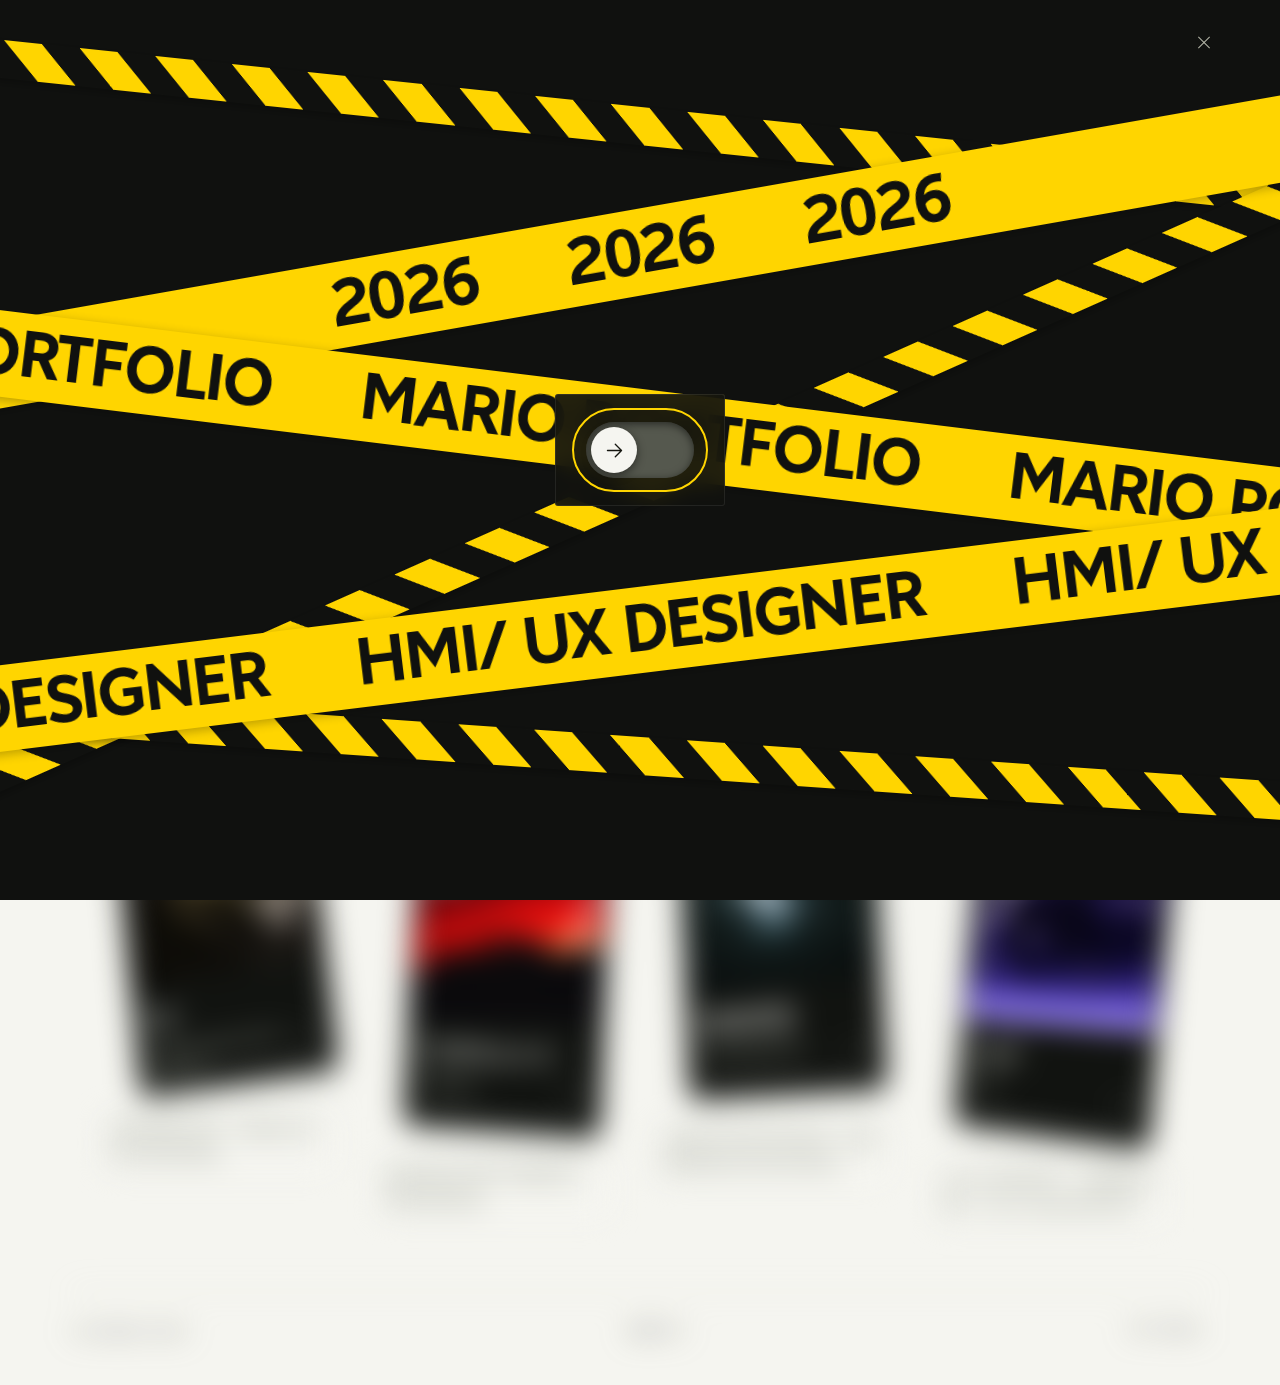
<file: site/index.html>
<!doctype html><html lang="zh-CN"><head><meta charset="utf-8"><meta name="viewport" content="width=device-width,initial-scale=1"><meta name="description" content="麦浩 Mario，UX / HMI 设计师。智能座舱与软硬件体验设计。"><meta name="theme-color" content="#f5f5f0"><title>麦浩 Mario · UX / HMI</title><link rel="stylesheet" href="style.css?v=17"><link rel="stylesheet" href="portal.css?v=36"><link rel="stylesheet" href="cursor.css?v=17"><link rel="stylesheet" href="home-badge.css?v=49"><link rel="stylesheet" href="poster-motion.css?v=25"><link rel="preload" href="assets/MiSans-400.woff2" as="font" type="font/woff2" crossorigin></head><body class="home-page">
<div class="entrance" id="entrance" role="dialog" aria-modal="true" aria-label="欢迎进入麦浩的作品集"><button id="skip" class="intro-skip" aria-label="跳过开场"></button><div class="ribbons" aria-hidden="true"><div class="hazard h1"></div><div class="hazard h2"></div><div class="hazard h3"></div><div class="ribbon r1"><span>2026</span><span>2026</span><span>2026</span></div><div class="ribbon r2"><span>MARIO PORTFOLIO</span><span>MARIO PORTFOLIO</span><span>MARIO PORTFOLIO</span></div><div class="ribbon r3"><span>HMI/ UX DESIGNER</span><span>HMI/ UX DESIGNER</span><span>HMI/ UX DESIGNER</span></div></div><div class="enter-control"><button id="enter" aria-label="进入作品集"><span class="switch-track"><span class="switch-knob"><svg viewBox="0 0 32 32" aria-hidden="true"><path d="M7 16h18M17 8l8 8-8 8"/></svg></span></span></button><p id="enter-label" hidden></p></div></div>
<div id="site"><div class="cursor-grid" aria-hidden="true"></div><header><a class="logo" href="#" aria-label="麦浩 Mario 首页">MARIO</a><nav><a href="#work" data-zh="作品" data-en="Work">作品</a><button id="contact" data-zh="联系我 ↗" data-en="Contact ↗">联系我 ↗</button><div class="language-switch" role="group" aria-label="页面语言"><button type="button" data-home-language="zh" aria-pressed="true">中文</button><span aria-hidden="true">/</span><button type="button" data-home-language="en" aria-pressed="false">EN</button></div></nav></header>
<main tabindex="-1"><section class="identity personal-stage" aria-labelledby="name"><div class="badge-rig"><div class="badge-swing"><div class="badge-strap" aria-hidden="true"></div><div class="badge-fastener badge-back-ring" aria-hidden="true"><span class="badge-ring"></span></div><div class="badge-fastener" aria-hidden="true"><span class="badge-clamp"></span></div><article class="profile-card"><span class="badge-slot" aria-hidden="true"></span><div class="profile-photo"><img src="assets/mario-landscape.jpg" alt="麦浩在山川与河流边" fetchpriority="high"></div><div class="profile-content"><p class="profile-greeting" data-zh="你好，我是" data-en="Hi, I’m">你好，我是</p><h1 id="name"><span data-zh="麦浩" data-en="MAI HAO">麦浩</span><span class="profile-english">MARIO</span></h1><p class="profile-role">UX / HMI Designer</p><p class="profile-description" data-zh="方程豹体验设计师 | 广州美术学院艺术硕士" data-en="Experience Designer at FANGCHENGBAO | MFA, Guangzhou Academy of Fine Arts">方程豹体验设计师 | 广州美术学院艺术硕士</p></div><div class="profile-contacts"><a href="mailto:343020904@qq.com">343020904@qq.com</a><a href="tel:+8613118834010">131 1883 4010</a></div></article></div></div></section>
<section class="work poster-work" id="work" aria-labelledby="work-title"><div class="work-heading"><h2 id="work-title" data-zh="作品案例" data-en="Case studies">作品案例</h2><span>2026</span></div><div class="poster-field"><div class="projects"><button class="project poster-project" data-project="isc" aria-label="方程豹钛系列智慧交互屏界面体验设计 项目入口"><div class="poster"><div class="poster-art"><img src="assets/isc-card-cover.png?v=46" alt="ISC" loading="lazy"><span class="cover-number">01</span></div><div class="poster-copy"><h3>ISC</h3><p data-zh="方程豹钛系列智慧交互屏HMI界面体验设计" data-en="FANGCHENGBAO Titanium Series · ISC Interface & Experience Design">方程豹钛系列智慧交互屏HMI界面体验设计</p><span class="poster-arrow" aria-hidden="true">↗</span></div></div><p class="poster-description" data-zh="方程豹前脸交互屏，从场景定义到车内外的状态联动。" data-en="FANGCHENGBAO’s front-facing display, from scenario definition to in-car control.">方程豹前脸交互屏，从场景定义到车内外的状态联动。</p></button><button class="project poster-project" data-project="formula" aria-label="FORMULA X 项目入口"><div class="poster"><div class="poster-art"><img src="assets/formula-full/portal-cover.jpg?v=15" alt="FORMULA X" loading="lazy"><span class="cover-number">02</span></div><div class="poster-copy"><h3>FORMULA X</h3><p data-zh="概念座舱体验" data-en="Concept Cockpit Experience">概念座舱体验</p><span class="poster-arrow" aria-hidden="true">↗</span></div></div><p class="poster-description" data-zh="探索金属生命美学下的座舱交互、界面与转场动效。" data-en="Exploring cockpit interaction, interface and motion through living-metal aesthetics.">探索金属生命美学下的座舱交互、界面与转场动效。</p></button><button class="project poster-project" data-project="lighting" aria-label="其他项目 项目入口"><div class="poster"><div class="poster-art"><img src="assets/lighting-full/page-30.jpg?v=35" alt="发布会视觉" loading="lazy"><span class="cover-number">03</span></div><div class="poster-copy"><h3 data-zh="其他项目" data-en="Other Projects">其他项目</h3><p data-zh="发布会视觉&amp;氛围灯设计" data-en="Launch Visuals &amp; Ambient Lighting Design">发布会视觉&amp;氛围灯设计</p><span class="poster-arrow" aria-hidden="true">↗</span></div></div><p class="poster-description" data-zh="方程豹设计发布会动态视觉 · 钛9氛围灯硬件设计及灯光交互设计" data-en="FANGCHENGBAO launch visuals · Titanium 9 ambient lighting design">方程豹设计发布会动态视觉 · 钛9氛围灯硬件设计及灯光交互设计</p></button><button class="project poster-project" data-project="gap" aria-label="GAP 项目入口"><div class="poster"><div class="poster-art"><img src="assets/gap-cover.png?v=35" alt="GAP" loading="lazy"><span class="cover-number">04</span></div><div class="poster-copy"><h3>GAP</h3><p data-zh="GAP期" data-en="GAP Explorations">GAP期</p><span class="poster-arrow" aria-hidden="true">↗</span></div></div><p class="poster-description" data-zh="三渲二风格动画练习 · AI萌宠制作工作流 · Vibe coding开发范式学习" data-en="Stylized 3D animation · AI pet production · Vibe coding">三渲二风格动画练习 · AI萌宠制作工作流 · Vibe coding开发范式学习</p></button></div></div></section></main>
<footer><span>© 2026 麦浩 / MARIO</span><button id="replay" data-zh="重播开场 ↻" data-en="Replay intro ↻">重播开场 ↻</button><a href="assets/Mario-Portfolio.pdf" download data-zh="PDF 作品集 ↓" data-en="Portfolio PDF ↓">PDF 作品集 ↓</a></footer></div>
<dialog id="notice"><button class="close-dialog" aria-label="关闭">×</button><span class="dialog-eyebrow" id="dialog-eyebrow"></span><h2 id="dialog-title"></h2><p id="dialog-copy"></p><div id="contact-links"><a href="mailto:343020904@qq.com">343020904@qq.com ↗</a><a href="tel:+8613118834010">131 1883 4010 ↗</a></div></dialog><script src="portal.js?v=44"></script><script src="app.js?v=38"></script><script src="grid-flow.js?v=47"></script><script src="home-motion.js?v=48"></script><script src="badge.js?v=47"></script><script src="cursor.js?v=18"></script></body></html>
</file>
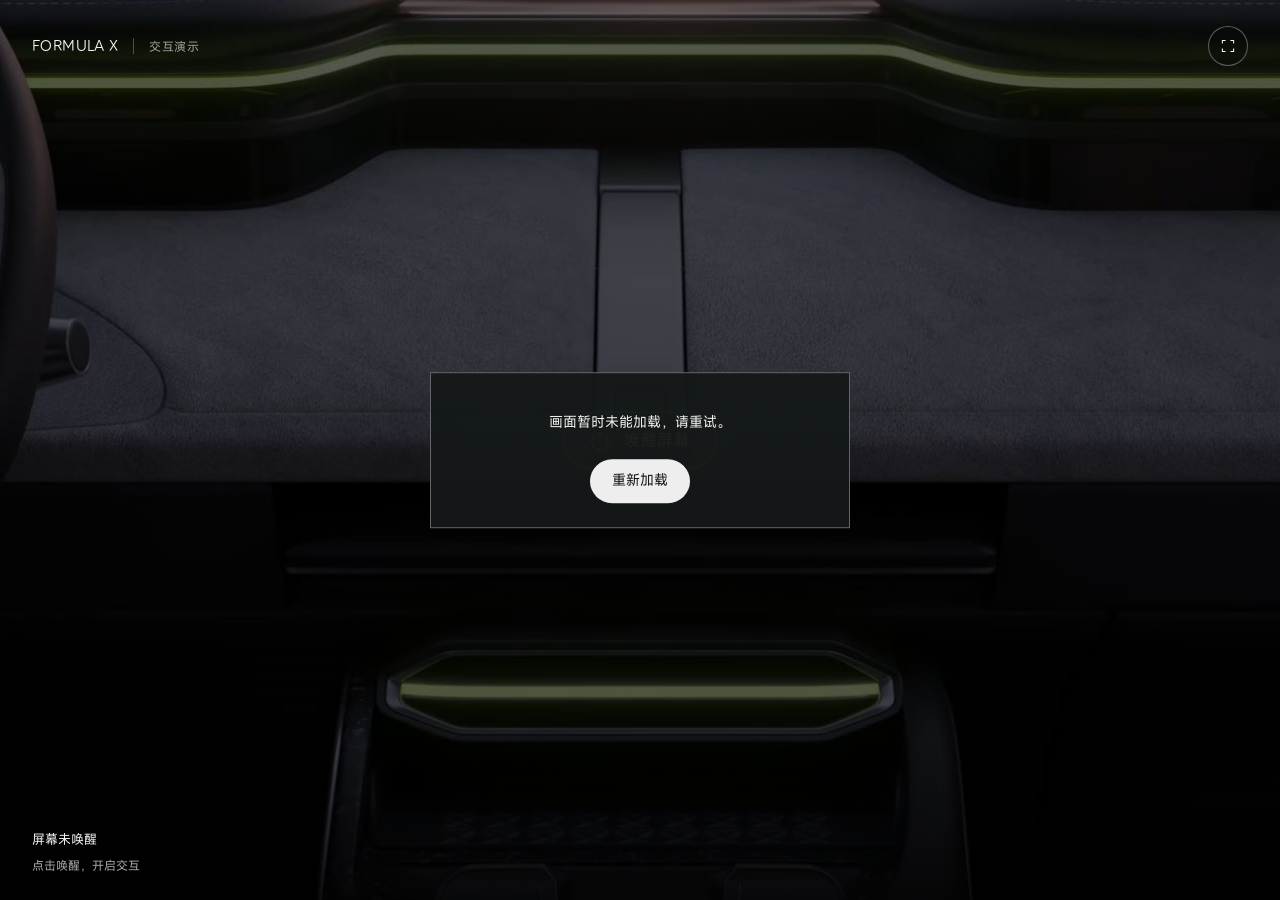
<file: site/formula-demo/index.html>
<!doctype html>
<html lang="zh-CN"><head><meta charset="UTF-8"><meta name="viewport" content="width=device-width,initial-scale=1"><meta name="theme-color" content="#050606"><title>FORMULA X · 交互演示</title><link rel="stylesheet" href="experience.css?v=27"><script>if(new URLSearchParams(location.search).get("embedded")==="1")document.documentElement.classList.add("portfolio-embedded")</script></head><body>
<main class="experience" id="stage" data-state="sleeping" aria-label="FORMULA X 向日葵屏交互演示">
<div class="scene" aria-hidden="true"><img id="still" src="assets/close-end.jpg" alt=""><video id="film" muted playsinline preload="auto" disablepictureinpicture></video><video id="scrub-left" src="assets/left-scrub.mp4" muted playsinline preload="auto" disablepictureinpicture></video><video id="scrub-right" src="assets/right-scrub.mp4" muted playsinline preload="auto" disablepictureinpicture></video></div><div class="scene-shade" aria-hidden="true"></div>
<header class="demo-top"><div class="identity">FORMULA X <span data-zh="交互演示" data-en="Interactive experience">交互演示</span></div><button class="icon-button" id="fullscreen" type="button" aria-label="全屏体验"><svg viewBox="0 0 20 20" aria-hidden="true"><path d="M7 3H3v4m10-4h4v4M3 13v4h4m10-4v4h-4"/></svg></button></header>
<button id="wake" class="wake" type="button"><svg viewBox="0 0 24 24" aria-hidden="true"><path d="M12 2v10m-5-7a9 9 0 1 0 10 0"/></svg><span data-zh="唤醒屏幕" data-en="Wake display">唤醒屏幕</span></button>
<div id="sequence" class="sequence" role="status" hidden><p><b id="phase-label" style="font-weight:400"></b><span id="phase-value">0%</span></p><div class="sequence-track"><i id="phase-bar"></i></div></div>
<footer class="demo-bottom"><div class="readout" role="status" aria-live="polite"><span id="state-label">屏幕未唤醒</span><small id="motion-label">点击唤醒，开启交互</small></div><div class="rotation-guide" id="rotation-guide" hidden><output class="yaw-value" id="yaw-value" aria-label="屏幕转动角度">0°</output><div class="scale-window" aria-hidden="true"><div id="scale-track" class="scale-track"></div></div><p data-zh="滑动鼠标，转动屏幕" data-en="Move your mouse to rotate the display">滑动鼠标，转动屏幕</p></div><button id="fold" class="fold" type="button" hidden><svg viewBox="0 0 24 24" aria-hidden="true"><path d="M4 14V4h16v10M12 9v10m-4-4 4 4 4-4M4 21h16"/></svg><span data-zh="收回屏幕" data-en="Retract display">收回屏幕</span></button></footer>
<div class="error" id="error" role="alert" hidden><p data-zh="画面暂时未能加载，请重试。" data-en="The scene could not load. Please try again.">画面暂时未能加载，请重试。</p><button id="retry" type="button" data-zh="重新加载" data-en="Try again">重新加载</button></div>
</main><script src="experience.js?v=28"></script></body></html>
</file>
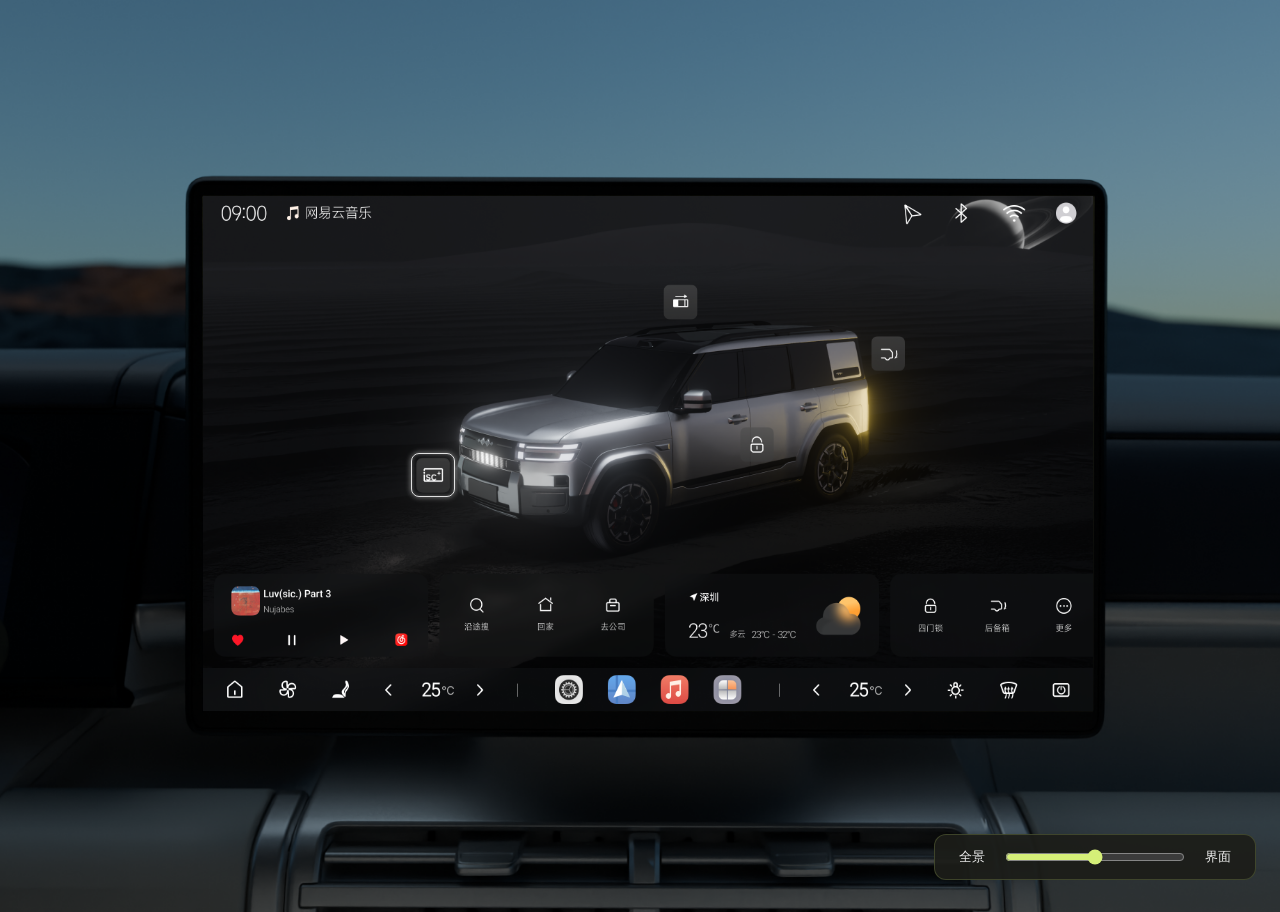
<file: site/isc-demo/index.html>
<!doctype html><html lang="zh-CN"><meta charset="utf-8"><meta name="viewport" content="width=device-width,initial-scale=1"><title>P2 灯语 · 车内舱版</title><link rel="stylesheet" href="guide.css?v=42"><style>
*{box-sizing:border-box}body{margin:0;background:#08090b;overflow:hidden}#cabin{position:absolute;width:2048px;height:864px;transform-origin:0 0}#cabin img{position:absolute;inset:0;width:100%;height:100%;pointer-events:none}#night{opacity:0;transition:opacity 2s linear}#display{position:absolute;left:623px;top:198px;width:828px;height:479px;overflow:hidden;background:#08090b}iframe{border:0;width:2560px;height:1440px;transform:scale(.3234375,.332638889);transform-origin:0 0}#zoom{position:fixed;right:24px;bottom:20px;display:flex;align-items:center;gap:12px;padding:12px 18px;border:1px solid #ffffff25;border-radius:28px;background:#17191be8;color:#eee;font:13px 'Microsoft YaHei',sans-serif;box-shadow:0 4px 24px #0005}input{width:180px;accent-color:#ffeb30}button{background:none;border:0;color:inherit;cursor:pointer}input:focus-visible,button:focus-visible{outline:2px solid #ffeb30}
body{background:#111210}#zoom{background:#1c1e19ed;border-color:#d5ef7830;border-radius:12px;box-shadow:none;font-family:Arial,"Microsoft YaHei",sans-serif}input{accent-color:#d5ef78}input:focus-visible,button:focus-visible{outline-color:#d5ef78}</style><div id="cabin"><img src="assets/images/车内舱_1.png" alt="汽车内舱"><img id="night" src="assets/images/车内舱_2.png" alt=""><div id="display"><iframe id="demo" src="demo.html" title="P2灯语交互演示" allow="autoplay; fullscreen"></iframe></div></div><div id="zoom"><button id="min" title="车内舱全景">全景</button><input id="slider" aria-label="界面缩放" type="range" min="0" max="100" value="50"><button id="max" title="界面满屏">界面</button></div><script>
const cabin=document.getElementById('cabin'),slider=document.getElementById('slider'),embedded=new URLSearchParams(location.search).get('embedded')==='1';function layout(){
 const t=Number(slider.value)/100,w=innerWidth,h=innerHeight,a=(embedded?Math.max:Math.min)(w/2048,h/864);
 const baseX=(w-2048*a)/2,baseY=(h-864*a)/2,anchorX=baseX+1037*a,anchorY=baseY+437.5*a;
 const fit=Math.min(anchorX/414,(w-anchorX)/414,anchorY/239.5,(h-anchorY)/239.5),b=Math.max(a,fit),s=a+(b-a)*t;
 const x=anchorX-1037*s,y=anchorY-437.5*s;
 cabin.style.transform=`translate(${x}px,${y}px) scale(${s})`;
}slider.oninput=layout;document.getElementById('min').onclick=()=>{slider.value=0;layout()};document.getElementById('max').onclick=()=>{slider.value=100;layout()};addEventListener('resize',layout);addEventListener('message',e=>{if(e.source===document.getElementById('demo').contentWindow&&e.data?.type==='cabin-scene')document.getElementById('night').style.opacity=e.data.home?'0':'1'});layout();
</script><script src="guide.js?v=33"></script></html>
</file>
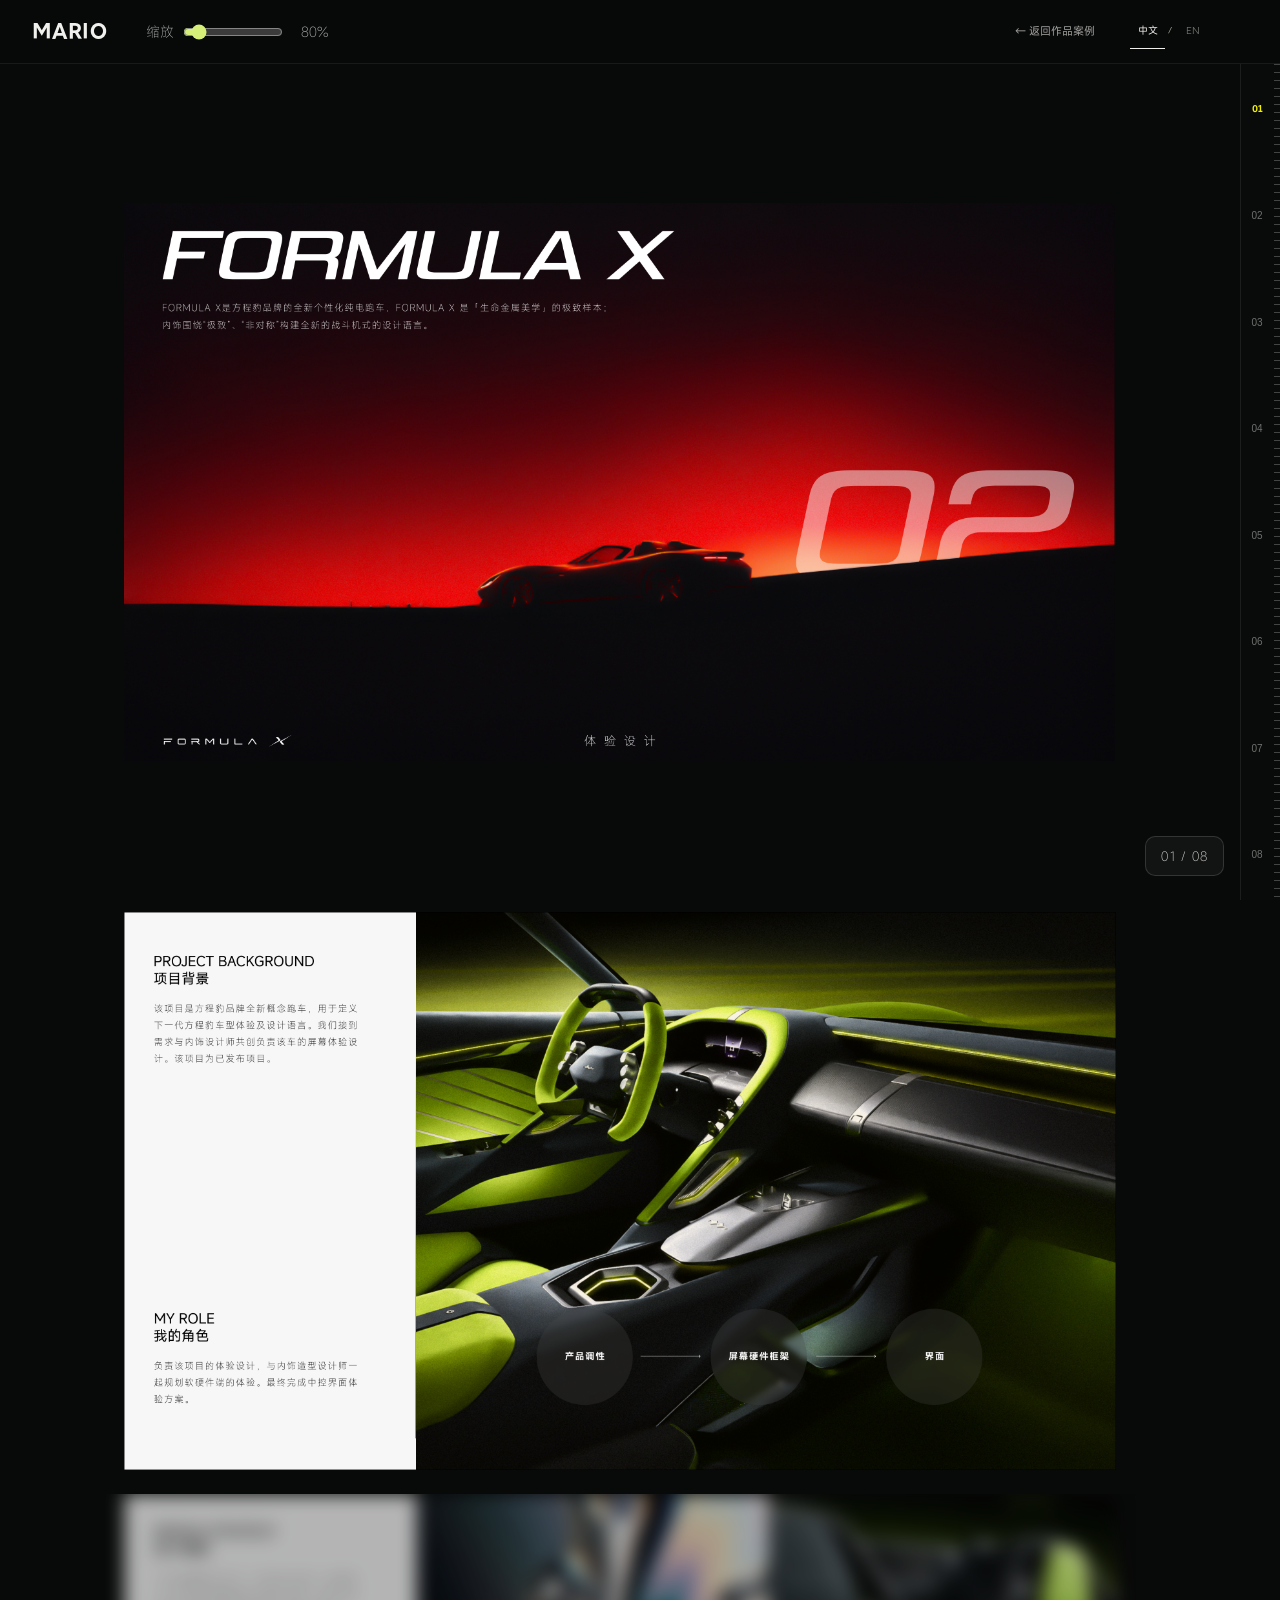
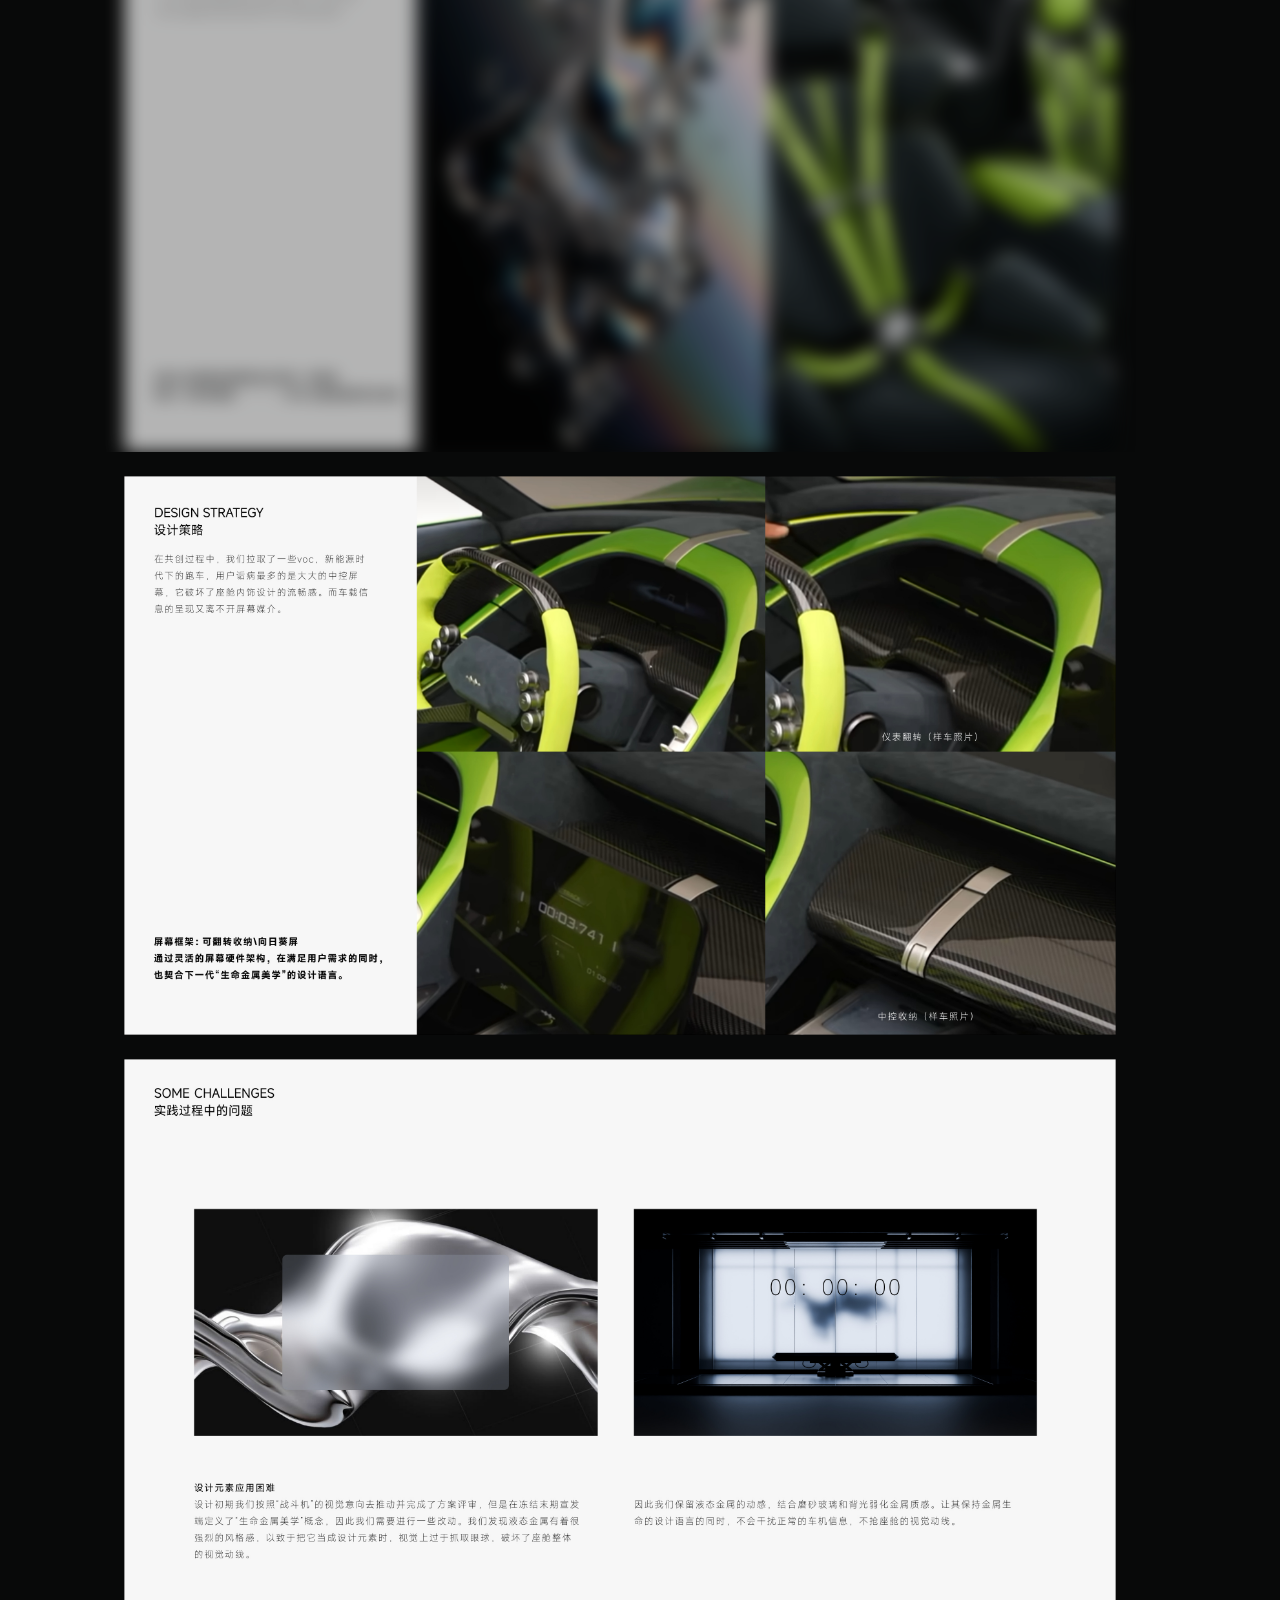
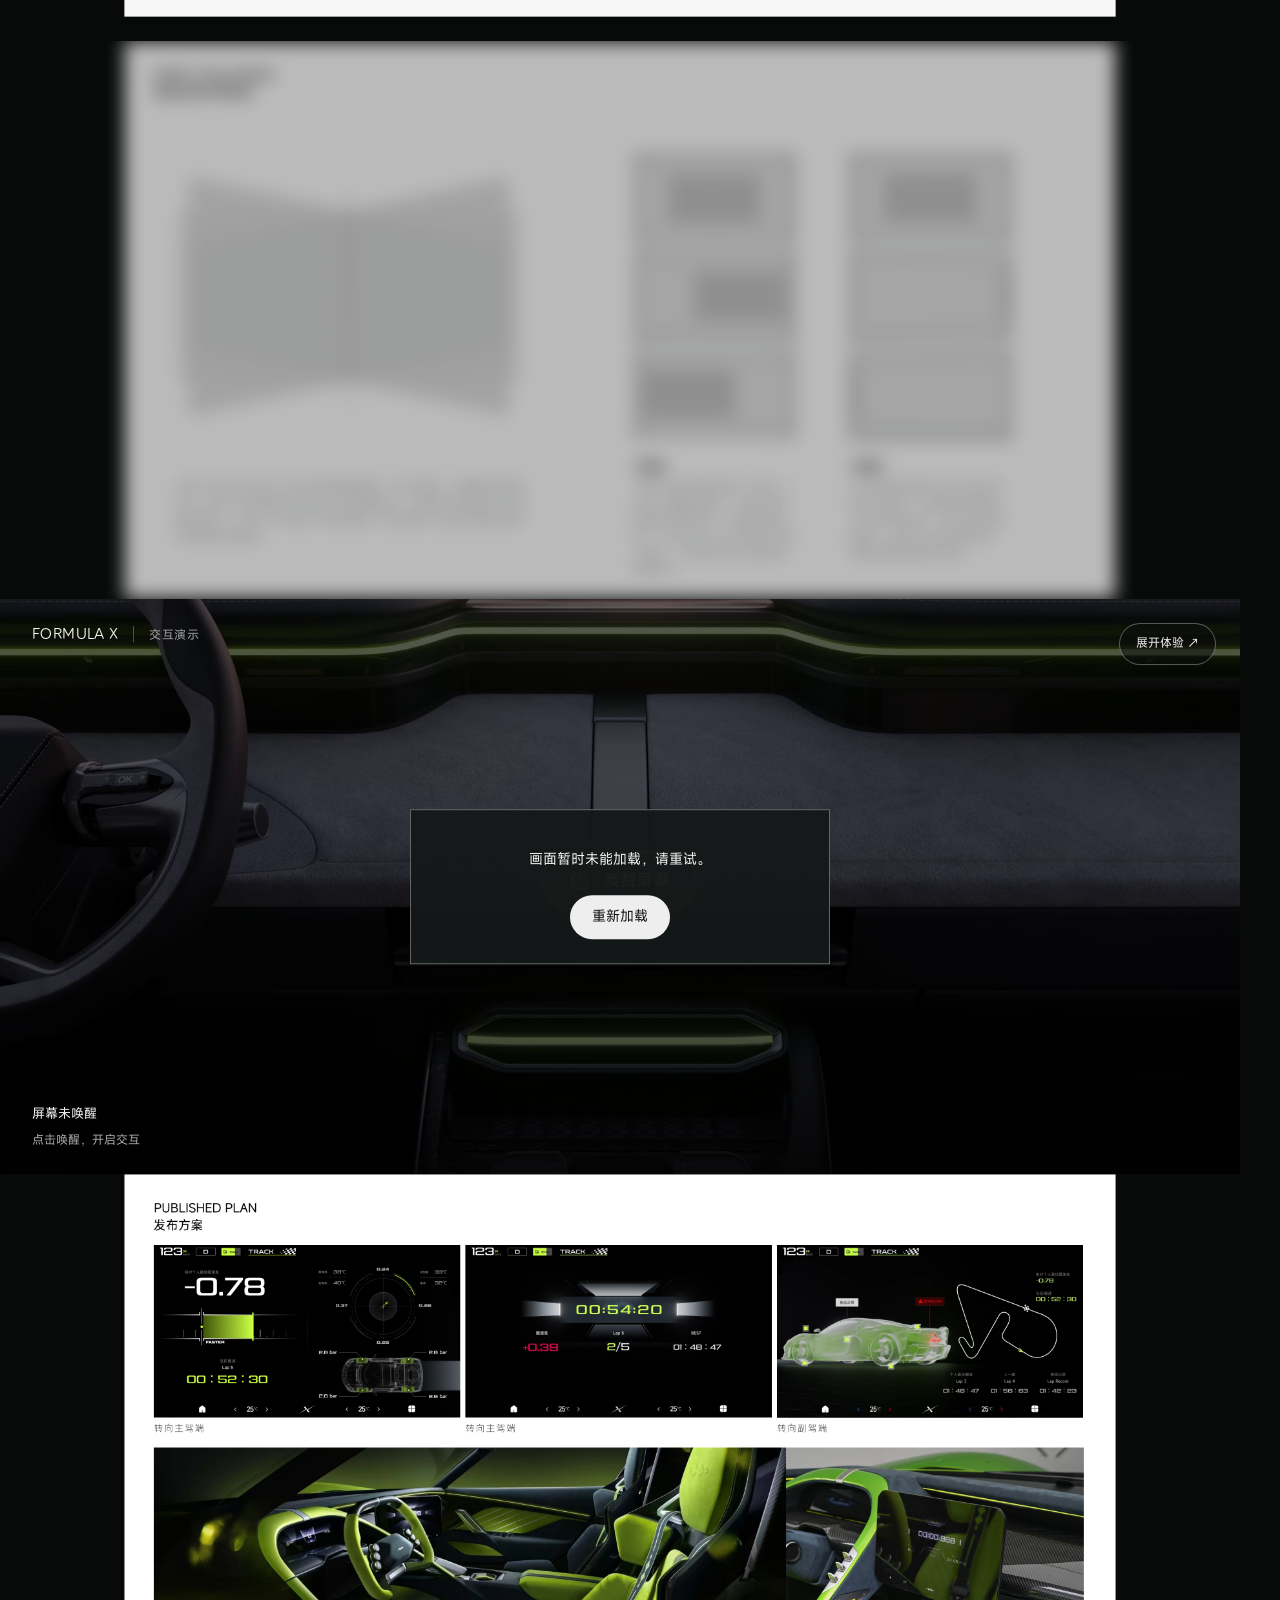
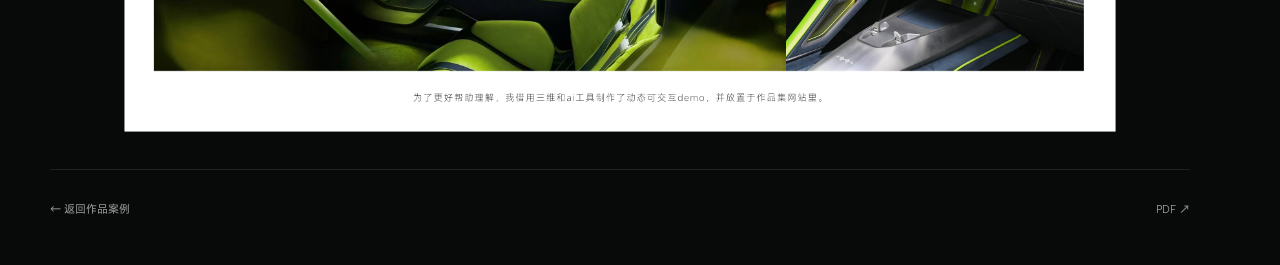
<file: site/formula.html>
<!doctype html><html lang="zh-CN"><head><meta charset="utf-8"><meta name="viewport" content="width=device-width,initial-scale=1"><meta name="description" content="FORMULA X 体验设计 — 麦浩 Mario 的 UX / HMI 项目案例。"><meta name="theme-color" content="#080909"><title>FORMULA X 体验设计 · MARIO</title><link rel="stylesheet" href="style.css?v=17"><link rel="stylesheet" href="isc.css?v=14"><link rel="stylesheet" href="portal.css?v=36"><script>try{const t=Number(sessionStorage.getItem('mario-formula-entry'));if(t&&Date.now()-t<6000&&!matchMedia('(prefers-reduced-motion: reduce)').matches){document.documentElement.classList.add('portal-arriving');setTimeout(()=>document.documentElement.classList.remove('portal-arriving'),2500)}}catch{}</script><link rel="stylesheet" href="formula.css?v=28"><link rel="stylesheet" href="cursor.css?v=17"><link rel="stylesheet" href="case-motion.css?v=43"></head><body class="case-page formula-page"><a class="case-skip" href="#case-main">跳转到项目内容</a><header class="case-header"><a class="logo" href="index.html#work" aria-label="返回 MARIO 作品集">MARIO</a><a href="index.html#work" class="case-return" id="case-return">← 返回作品案例</a><div class="language-switch" role="group" aria-label="页面语言"><button type="button" data-case-language="zh" aria-pressed="true">中文</button><span aria-hidden="true">/</span><button type="button" data-case-language="en" aria-pressed="false">EN</button></div></header><div class="reading-progress" aria-hidden="true"></div><nav class="case-ruler" aria-label="项目章节"></nav><main id="case-main" class="case-main"></main><dialog id="image-viewer"><div class="image-toolbar"><p id="image-caption"></p><div><button id="image-zoom" type="button" aria-pressed="false">放大查看</button><button id="image-close" type="button" aria-label="关闭图像">×</button></div></div><div class="image-stage"><img id="image-large" alt=""></div></dialog><script src="portal.js?v=44"></script><script src="formula.js?v=36"></script><script src="cursor.js?v=18"></script><script src="case-motion.js?v=48"></script></body></html>
</file>
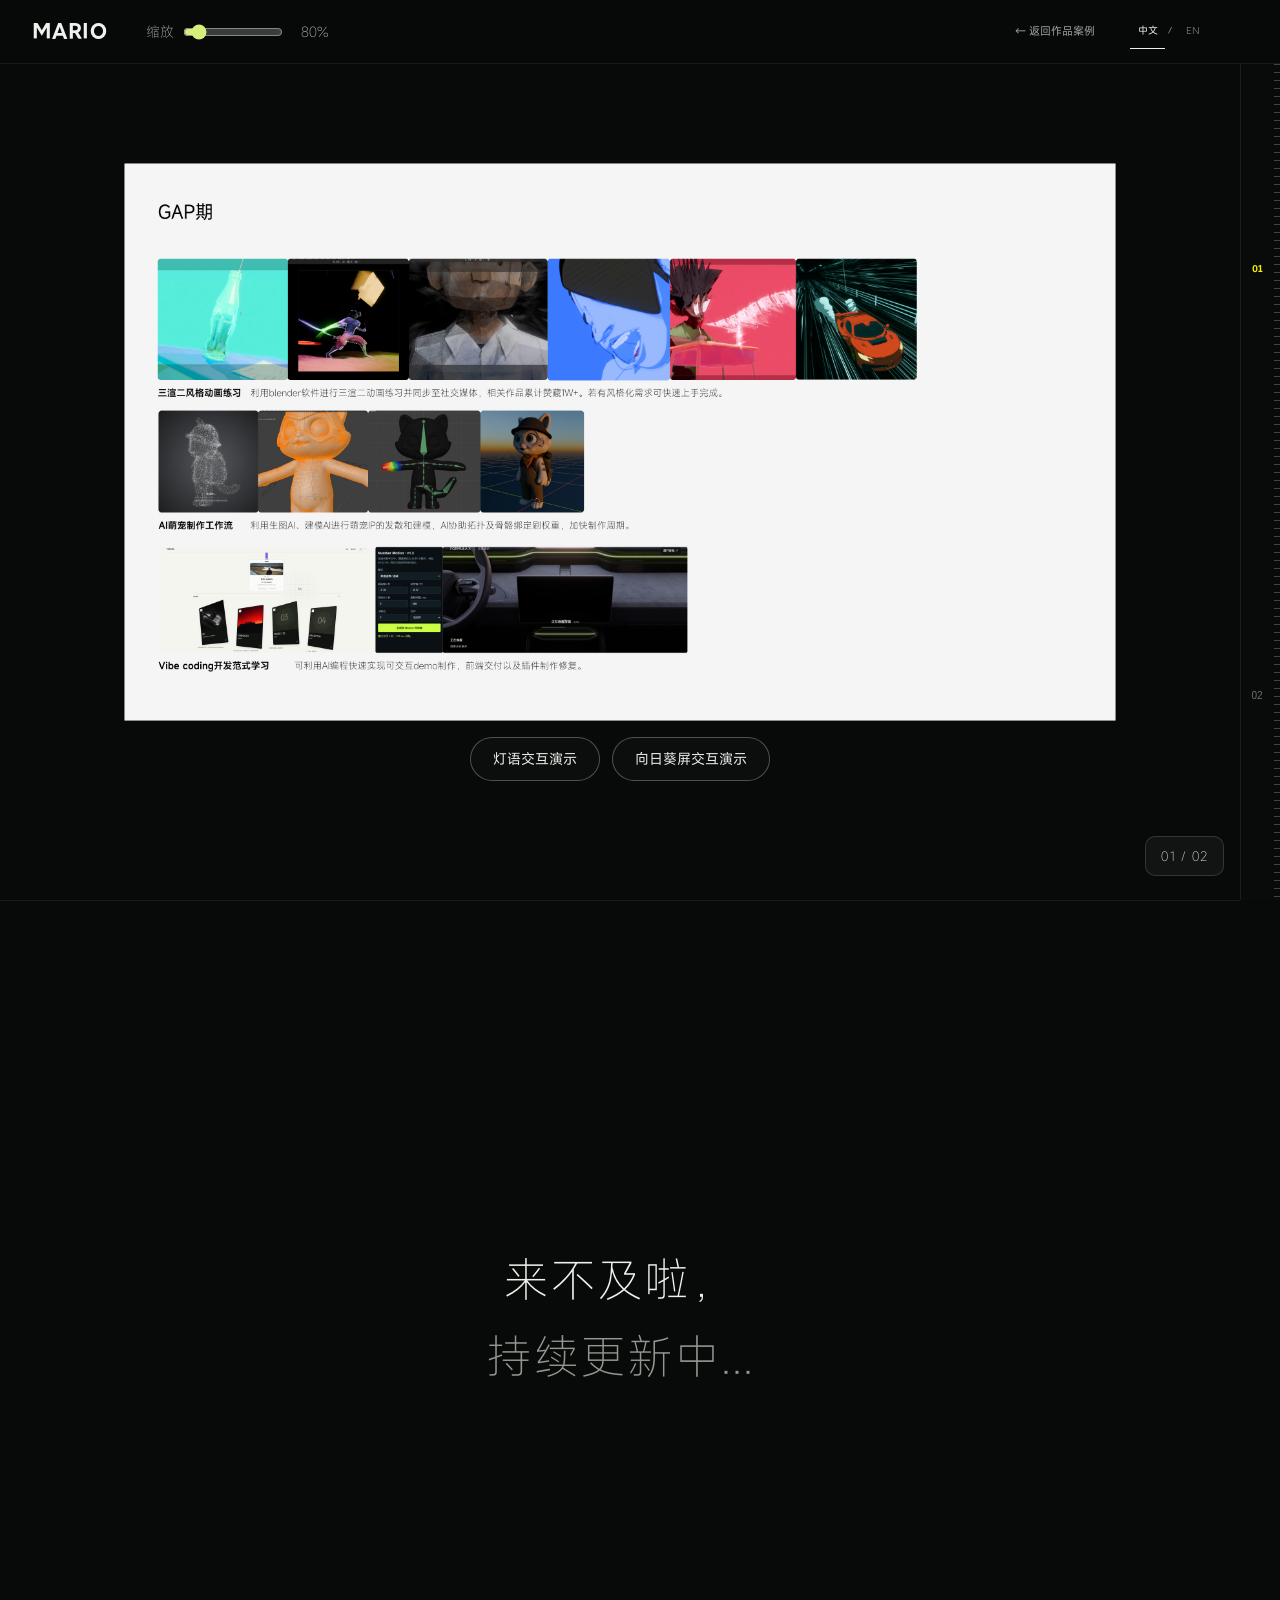
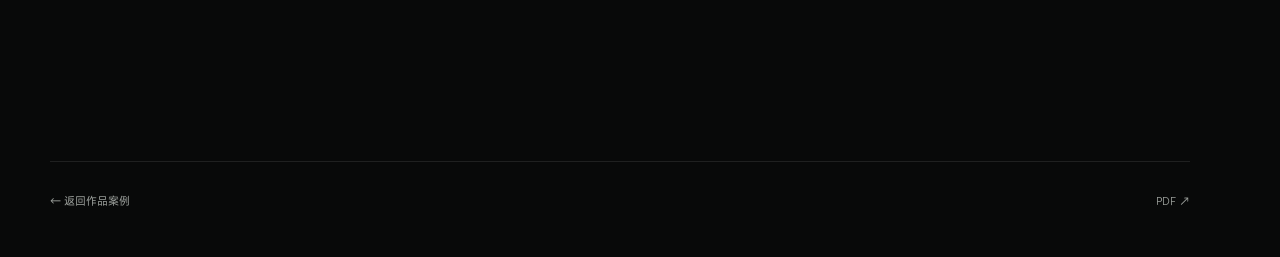
<file: site/gap.html>
<!doctype html><html lang="zh-CN"><head><meta charset="utf-8"><meta name="viewport" content="width=device-width,initial-scale=1"><meta name="description" content="GAP期 — 麦浩 Mario 的 UX / HMI 项目案例。"><meta name="theme-color" content="#080909"><title>GAP期 · MARIO</title><link rel="stylesheet" href="style.css?v=17"><link rel="stylesheet" href="isc.css?v=14"><link rel="stylesheet" href="portal.css?v=36"><script>try{const t=Number(sessionStorage.getItem('mario-gap-entry'));if(t&&Date.now()-t<6000&&!matchMedia('(prefers-reduced-motion: reduce)').matches){document.documentElement.classList.add('portal-arriving');setTimeout(()=>document.documentElement.classList.remove('portal-arriving'),2500)}}catch{}</script><link rel="stylesheet" href="extra-case.css?v=45"><link rel="stylesheet" href="cursor.css?v=17"><link rel="stylesheet" href="case-motion.css?v=43"></head><body class="case-page extra-page"><a class="case-skip" href="#case-main">跳转到项目内容</a><header class="case-header"><a class="logo" href="index.html#work" aria-label="返回 MARIO 作品集">MARIO</a><a href="index.html#work" class="case-return" id="case-return">← 返回作品案例</a><div class="language-switch" role="group" aria-label="页面语言"><button type="button" data-case-language="zh" aria-pressed="true">中文</button><span aria-hidden="true">/</span><button type="button" data-case-language="en" aria-pressed="false">EN</button></div></header><div class="reading-progress" aria-hidden="true"></div><nav class="case-ruler" aria-label="项目章节"></nav><main id="case-main" class="case-main"></main><dialog id="image-viewer"><div class="image-toolbar"><p id="image-caption"></p><div><button id="image-zoom" type="button" aria-pressed="false">放大查看</button><button id="image-close" type="button" aria-label="关闭图像">×</button></div></div><div class="image-stage"><img id="image-large" alt=""></div></dialog><script src="portal.js?v=44"></script><script src="gap.js?v=46"></script><script src="cursor.js?v=18"></script><script src="case-motion.js?v=48"></script></body></html>
</file>
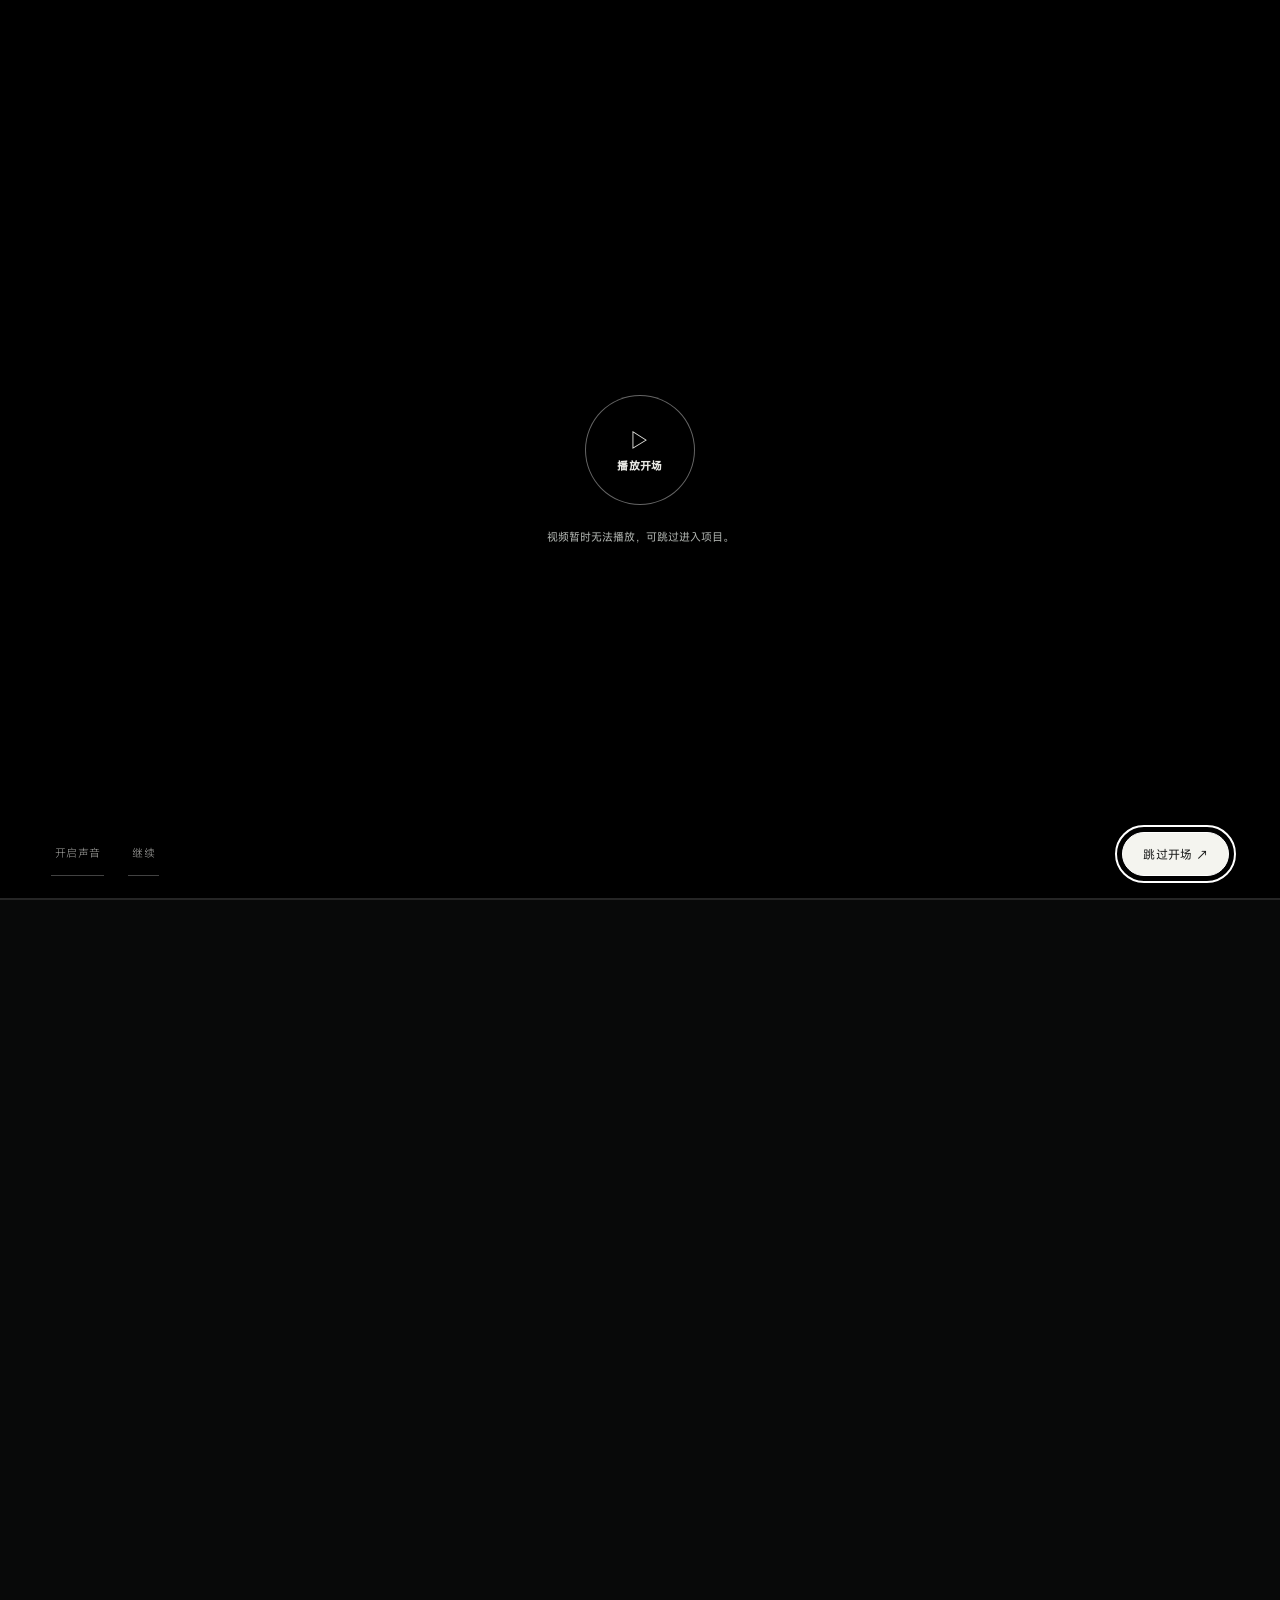
<file: site/isc.html>
<!doctype html><html lang="zh-CN"><head><meta charset="utf-8"><meta name="viewport" content="width=device-width,initial-scale=1"><meta name="description" content="方程豹钛系列智慧交互屏界面体验设计 — 麦浩 Mario 的 UX / HMI 项目案例。"><meta name="theme-color" content="#080909"><title>方程豹钛系列智慧交互屏界面体验设计 · MARIO</title><link rel="stylesheet" href="style.css?v=17"><link rel="stylesheet" href="isc.css?v=14"><link rel="stylesheet" href="isc-demo-layout.css?v=42"><link rel="stylesheet" href="portal.css?v=36"><script>try{const t=Number(sessionStorage.getItem('mario-isc-entry'));if(!location.hash&&t&&Date.now()-t<6000&&!matchMedia('(prefers-reduced-motion: reduce)').matches){document.documentElement.classList.add('portal-arriving');setTimeout(()=>document.documentElement.classList.remove('portal-arriving'),2500)}}catch{}</script><link rel="stylesheet" href="isc-opening.css?v=19"><script>window.iscOpeningRequested=!location.hash;if(window.iscOpeningRequested){document.documentElement.classList.add('isc-opening-active');setTimeout(()=>{if(!window.ISCOpening?.ready)document.documentElement.classList.remove('isc-opening-active','portal-arriving')},7000)}</script><link rel="stylesheet" href="cursor.css?v=17"><link rel="stylesheet" href="case-motion.css?v=43"></head><body class="case-page isc-page"><section class="isc-opening" id="isc-opening" role="dialog" aria-modal="true" aria-label="项目一开场视频" hidden><video id="isc-opening-video" src="assets/isc-opening-web.mp4?v=16" muted playsinline preload="auto" disablepictureinpicture></video><button class="opening-play" id="opening-play" type="button" hidden><span aria-hidden="true">▷</span><b>播放开场</b></button><p class="opening-error" id="opening-error" hidden>视频暂时无法播放，可跳过进入项目。</p><div class="opening-controls"><div><button id="opening-sound" type="button" aria-pressed="false">开启声音</button><button id="opening-pause" type="button" aria-label="暂停开场">暂停</button></div><button id="opening-skip" type="button">跳过开场 ↗</button></div><progress class="opening-progress" id="opening-progress" max="1" value="0" aria-label="开场播放进度"></progress></section><a class="case-skip" href="#case-main">跳转到项目内容</a><header class="case-header"><a class="logo" href="index.html#work" aria-label="返回 MARIO 作品集">MARIO</a><a href="index.html#work" class="case-return" id="case-return">← 返回作品案例</a><div class="language-switch" role="group" aria-label="页面语言"><button type="button" data-case-language="zh" aria-pressed="true">中文</button><span aria-hidden="true">/</span><button type="button" data-case-language="en" aria-pressed="false">EN</button></div></header><div class="reading-progress" aria-hidden="true"></div><nav class="case-ruler" aria-label="项目章节"></nav><main id="case-main" class="case-main"></main><dialog id="image-viewer"><div class="image-toolbar"><p id="image-caption"></p><div><button id="image-zoom" type="button" aria-pressed="false">放大查看</button><button id="image-close" type="button" aria-label="关闭图像">×</button></div></div><div class="image-stage"><img id="image-large" alt=""></div></dialog><script src="portal.js?v=44"></script><script src="isc-opening.js?v=20"></script><script src="isc.js?v=36"></script><script src="cursor.js?v=18"></script><script src="case-motion.js?v=48"></script></body></html>
</file>
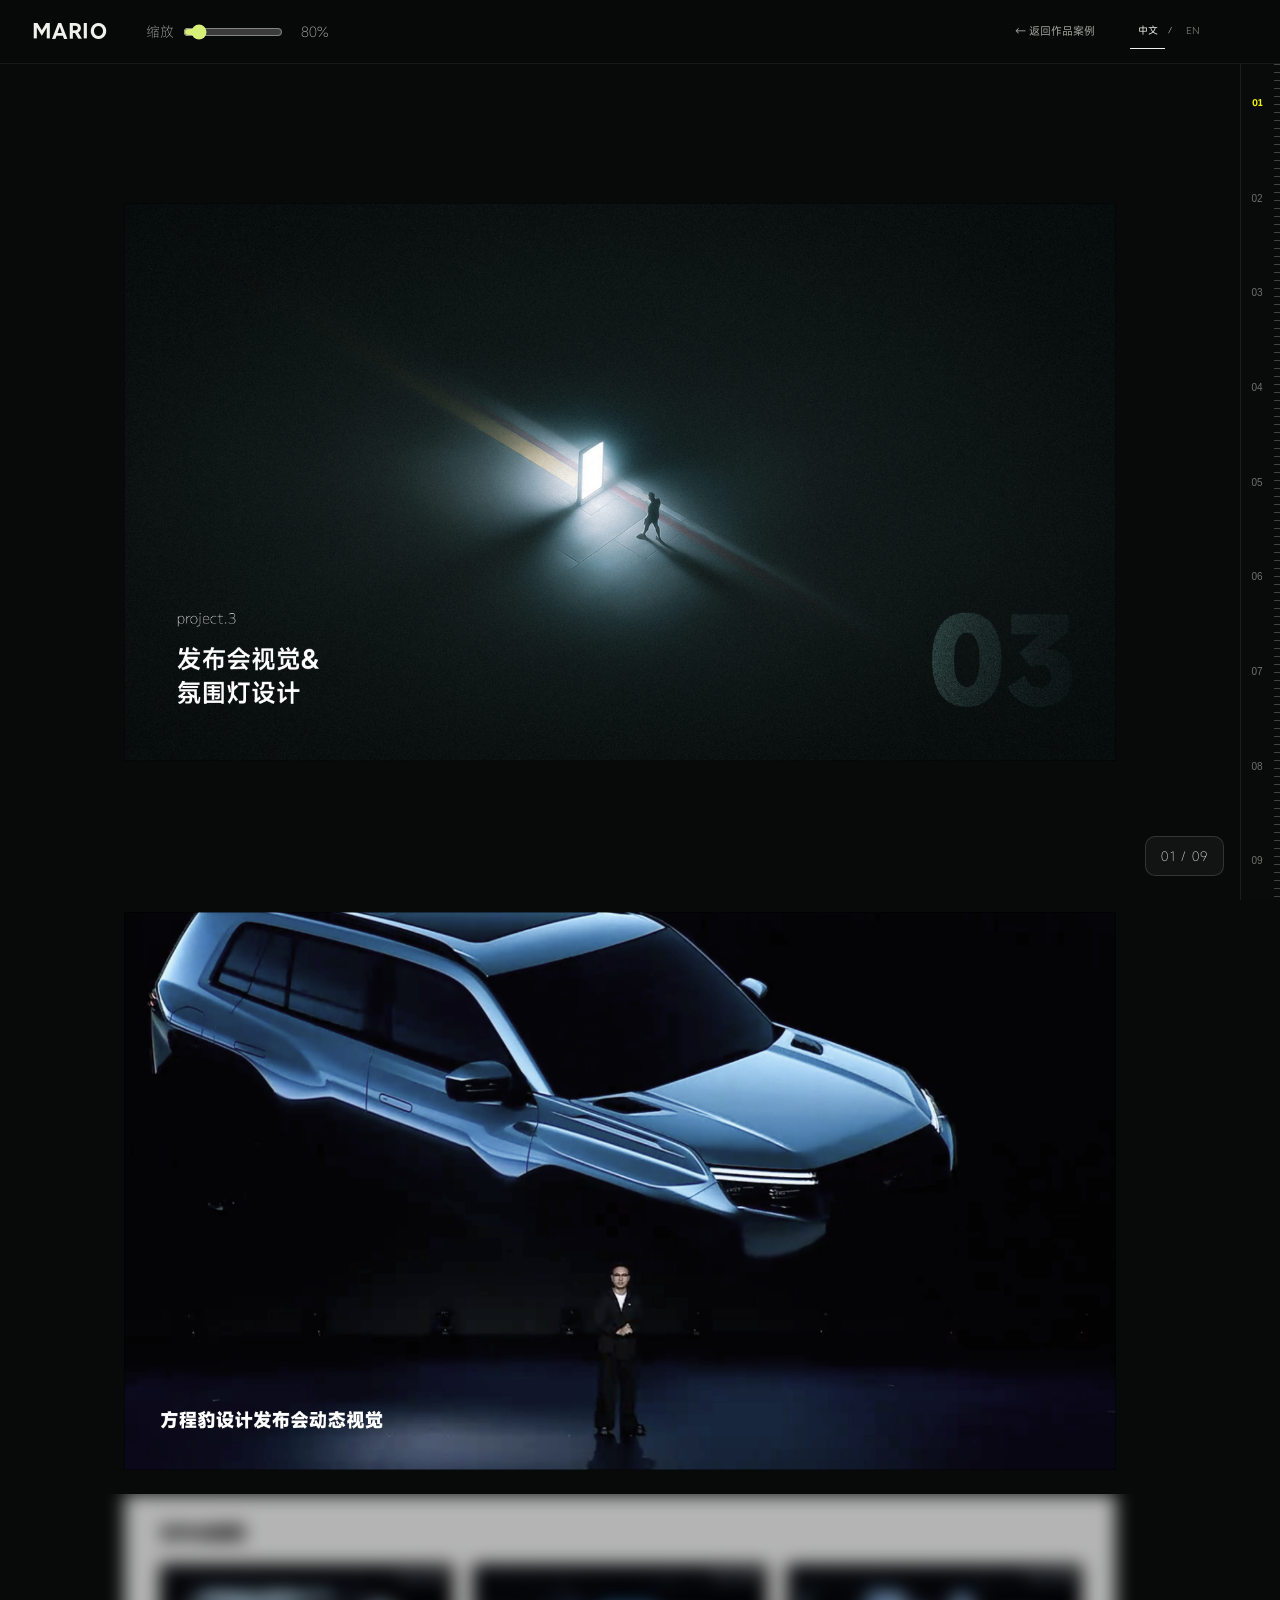
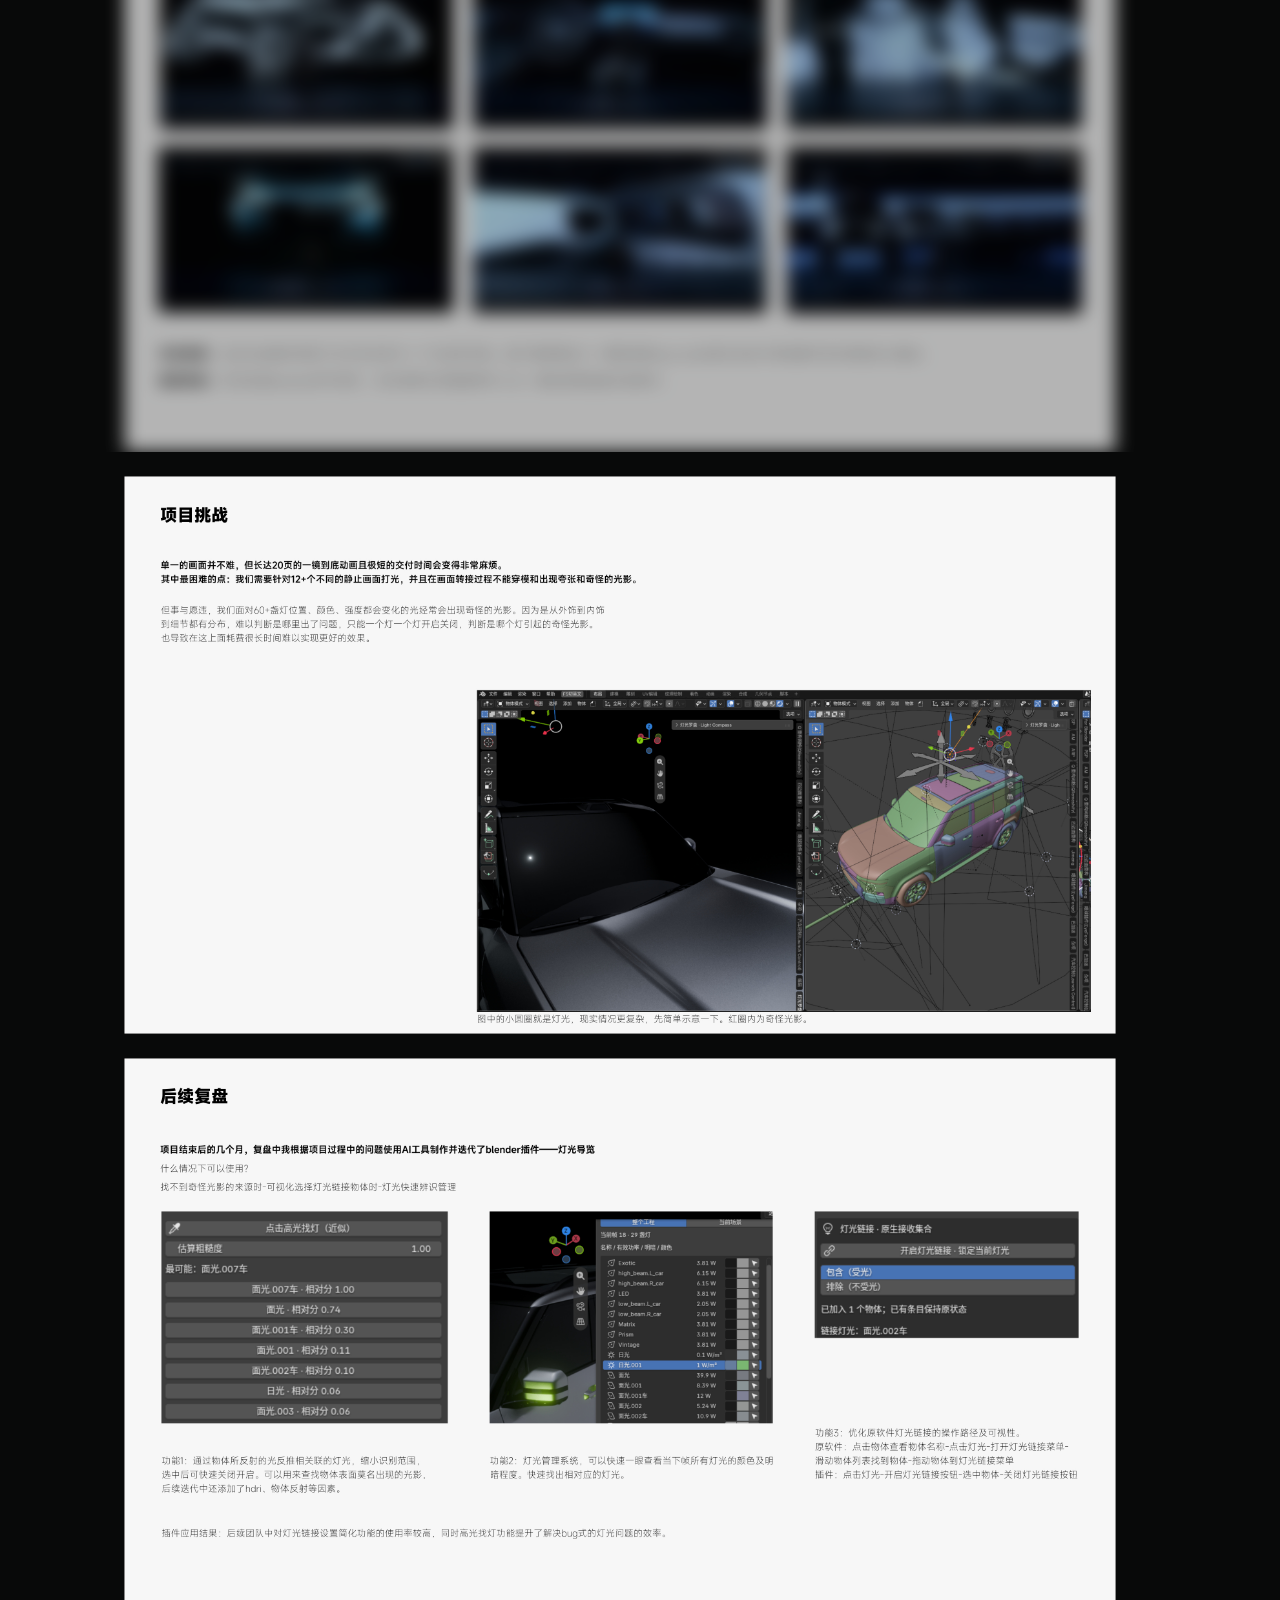
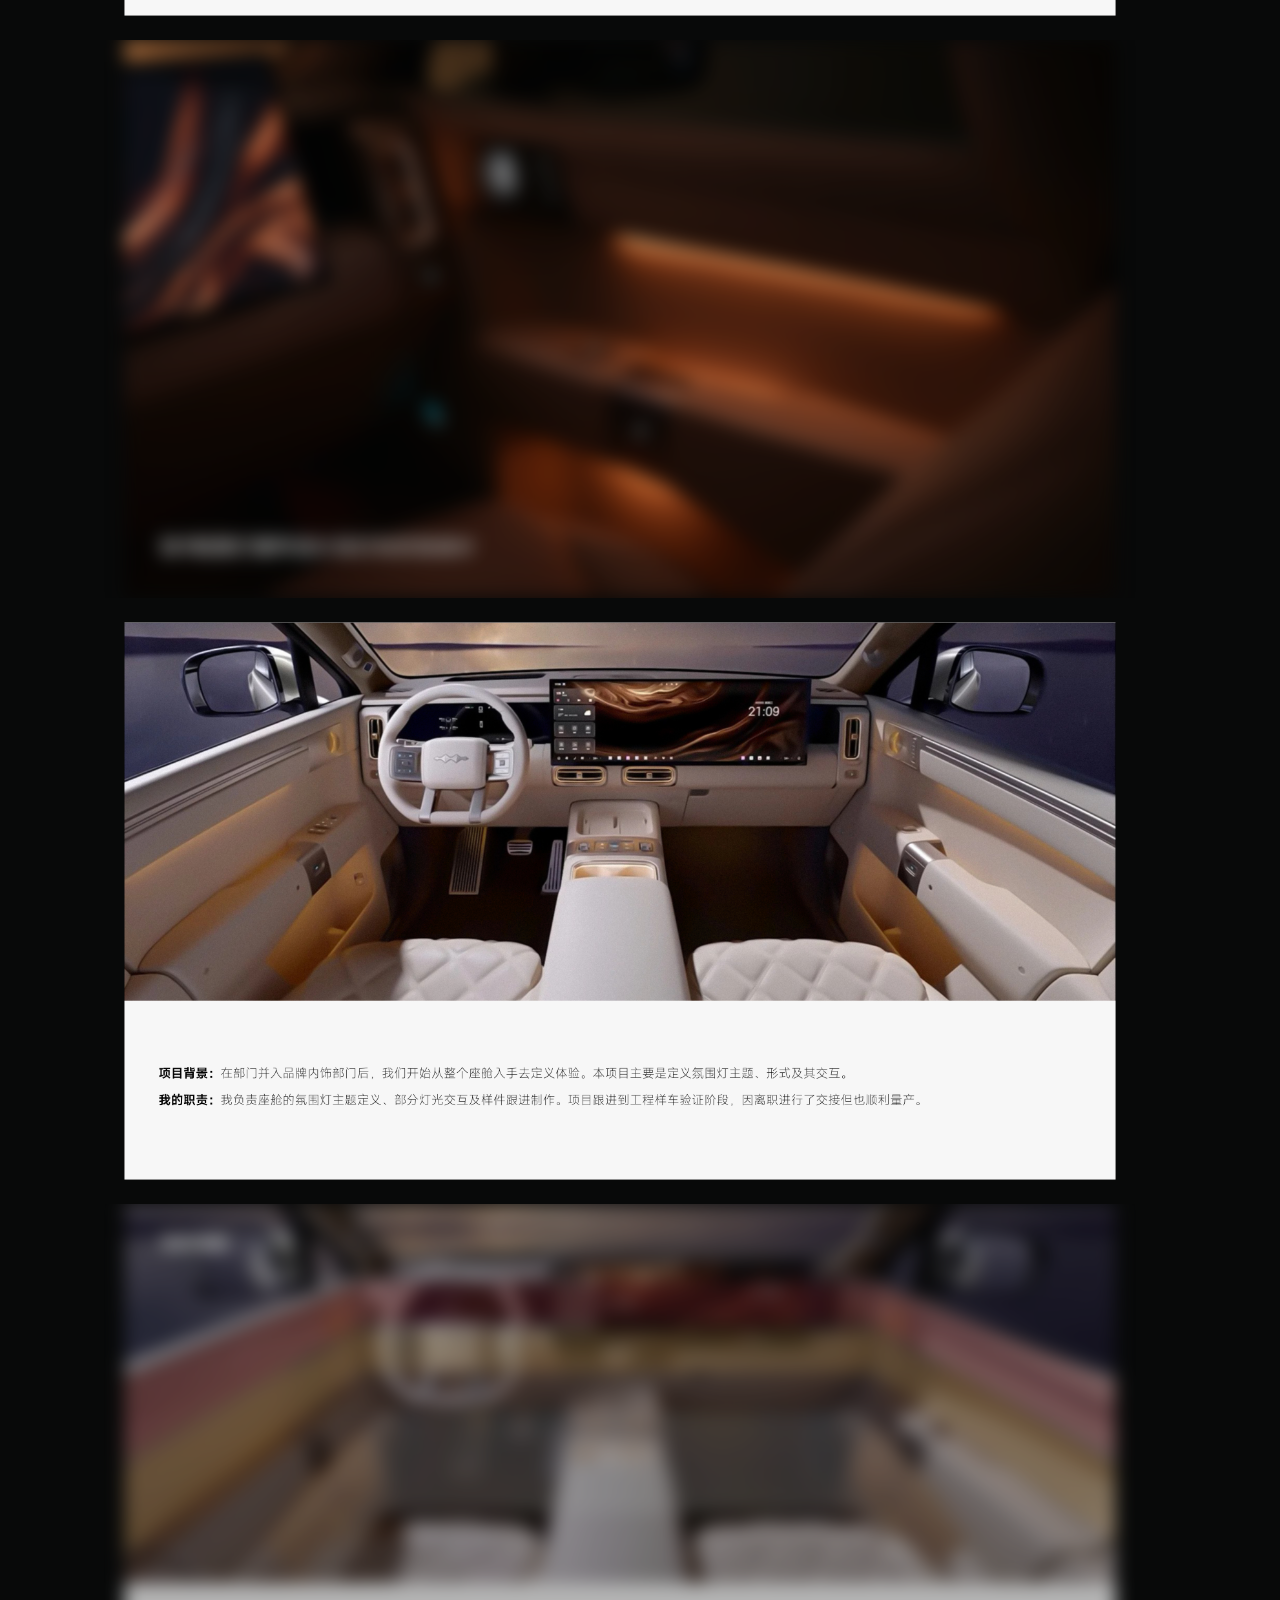
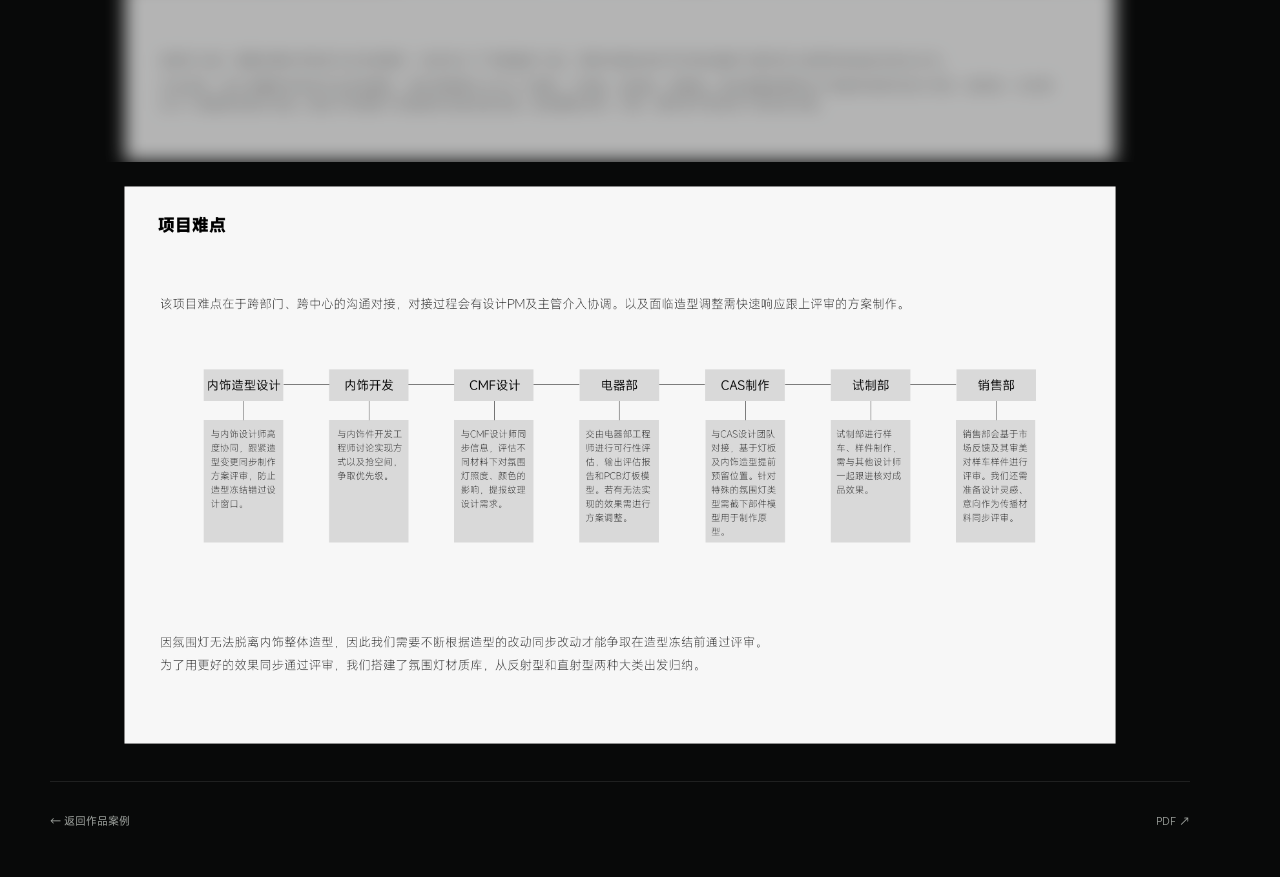
<file: site/lighting.html>
<!doctype html><html lang="zh-CN"><head><meta charset="utf-8"><meta name="viewport" content="width=device-width,initial-scale=1"><meta name="description" content="发布会视觉 & 氛围灯设计 — 麦浩 Mario 的 UX / HMI 项目案例。"><meta name="theme-color" content="#080909"><title>发布会视觉 & 氛围灯设计 · MARIO</title><link rel="stylesheet" href="style.css?v=17"><link rel="stylesheet" href="isc.css?v=14"><link rel="stylesheet" href="portal.css?v=36"><script>try{const t=Number(sessionStorage.getItem('mario-lighting-entry'));if(t&&Date.now()-t<6000&&!matchMedia('(prefers-reduced-motion: reduce)').matches){document.documentElement.classList.add('portal-arriving');setTimeout(()=>document.documentElement.classList.remove('portal-arriving'),2500)}}catch{}</script><link rel="stylesheet" href="extra-case.css?v=45"><link rel="stylesheet" href="cursor.css?v=17"><link rel="stylesheet" href="case-motion.css?v=43"></head><body class="case-page extra-page"><a class="case-skip" href="#case-main">跳转到项目内容</a><header class="case-header"><a class="logo" href="index.html#work" aria-label="返回 MARIO 作品集">MARIO</a><a href="index.html#work" class="case-return" id="case-return">← 返回作品案例</a><div class="language-switch" role="group" aria-label="页面语言"><button type="button" data-case-language="zh" aria-pressed="true">中文</button><span aria-hidden="true">/</span><button type="button" data-case-language="en" aria-pressed="false">EN</button></div></header><div class="reading-progress" aria-hidden="true"></div><nav class="case-ruler" aria-label="项目章节"></nav><main id="case-main" class="case-main"></main><dialog id="image-viewer"><div class="image-toolbar"><p id="image-caption"></p><div><button id="image-zoom" type="button" aria-pressed="false">放大查看</button><button id="image-close" type="button" aria-label="关闭图像">×</button></div></div><div class="image-stage"><img id="image-large" alt=""></div></dialog><script src="portal.js?v=44"></script><script src="lighting.js?v=36"></script><script src="cursor.js?v=18"></script><script src="case-motion.js?v=48"></script></body></html>
</file>
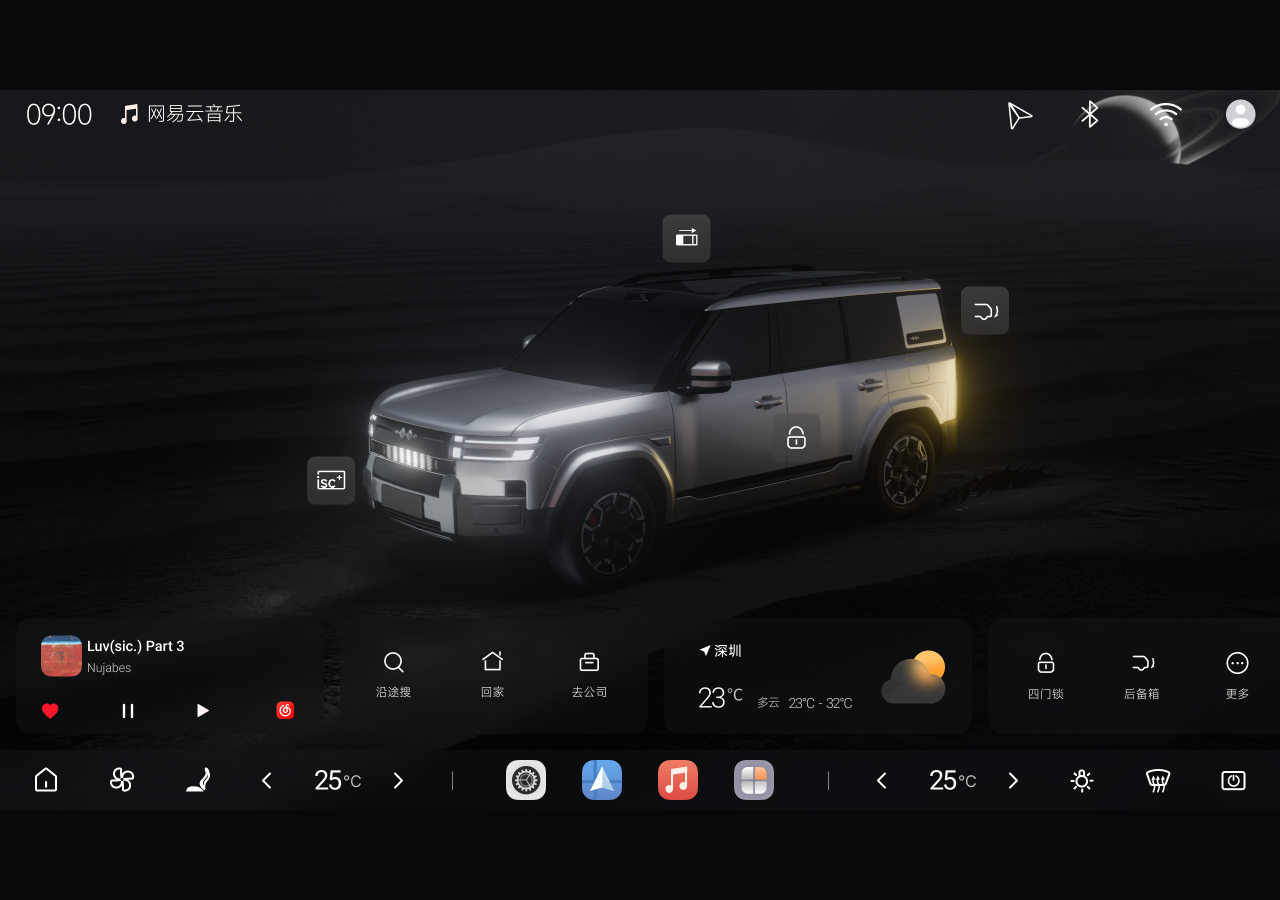
<file: site/isc-demo/demo.html>
<!doctype html><html lang="zh-CN"><meta charset="UTF-8"><meta name="viewport" content="width=device-width,initial-scale=1"><title>P2 · 灯语 Demo · 最终版</title><link rel="stylesheet" href="css/style.css?v=31"><svg width="0" height="0" aria-hidden="true" style="position:absolute;pointer-events:none"><defs><filter id="lamp-monochrome" color-interpolation-filters="sRGB"><feColorMatrix type="matrix" values="0 0 1 0 0  0 0 1 0 0  0 0 1 0 0  0 0 0 1 0"/><feComponentTransfer><feFuncR type="linear" slope="1.12" intercept="-0.12"/><feFuncG type="linear" slope="1.12" intercept="-0.12"/><feFuncB type="linear" slope="1.12" intercept="-0.12"/></feComponentTransfer></filter></defs></svg><div id="stage"><img id="screen" alt="3D车页面"><div id="controls"></div><canvas id="draw" width="2400" height="236" hidden></canvas><input id="text" maxlength="20" placeholder="最多可创建10个字符" aria-label="组合文字" hidden><div id="previewText" hidden></div><div id="modal" role="dialog" aria-modal="true" aria-labelledby="dialogTitle"><form class="dialog"><h1 id="dialogTitle">保存作品</h1><p>作品将保存在“驻车灯语”语库中</p><input id="name" value="创意画布_3" maxlength="20" aria-label="作品名称" required><div class="actions"><button type="button" id="cancel">取消</button><button class="confirm" type="submit">确认</button></div></form></div><div id="toast" role="status"></div></div><div id="help">H 显示点击区域 · Esc 关闭弹窗 / 返回首页 · F 全屏</div><script src="js/drive-track.js"></script><script src="js/lamp.js"></script><script src="js/motion.js"></script><script src="js/app.js?v=34"></script></html>
</file>
<file: site/style.css>
@charset "UTF-8";
@font-face{font-family:Anton;src:url('assets/Anton-Regular.ttf') format('truetype');font-display:swap}@font-face{font-family:PortfolioCN;src:url('assets/Chinese-400.woff2') format('woff2');font-weight:400;font-display:swap}@font-face{font-family:PortfolioCN;src:url('assets/Chinese-500.woff2') format('woff2');font-weight:500;font-display:swap}@font-face{font-family:PortfolioCN;src:url('assets/Chinese-600.woff2') format('woff2');font-weight:600;font-display:swap}
:root{--paper:#f5f5f0;--ink:#141512;--grey:#74766e;--yellow:#ffd500;--line:#d9dad3}*{box-sizing:border-box}html{scroll-behavior:smooth;scroll-padding-top:30px}body{margin:0;background:var(--paper);color:var(--ink);font-family:PortfolioCN,"Microsoft YaHei",sans-serif;-webkit-font-smoothing:antialiased}button,a{-webkit-tap-highlight-color:transparent}button{font:inherit;color:inherit;cursor:pointer}button{padding:0;border:0;background:none}a{color:inherit;text-decoration:none}button:focus-visible,a:focus-visible{outline:2px solid #8e7300;outline-offset:7px}::selection{background:var(--yellow);color:#111}[hidden]{display:none!important}header{height:90px;display:flex;align-items:center;justify-content:space-between;margin:0 4.5%;border-bottom:1px solid var(--line)}.logo{font-family:Arial,sans-serif;font-size:45px;line-height:1;font-weight:900;letter-spacing:-6px;padding-right:8px}.logo span{color:#b49b00}nav{display:flex;gap:32px;align-items:center;font-size:13px}nav a:hover,nav button:hover{opacity:.5}#language{font-family:Arial,sans-serif;font-size:11px;margin-left:10px}main{max-width:1800px;margin:auto;padding:0 4.5%}.identity{display:grid;grid-template-columns:1.55fr 1fr;align-items:center;gap:10%;padding:55px 0 48px}.name-top{display:flex;align-items:center;gap:24px}.name-top>span:first-child{font-size:27px;font-weight:600;letter-spacing:1px}.name-rule{height:1px;background:#bfc1b6;flex:1;max-width:140px}.occupation{font-family:Arial,sans-serif;font-size:11px;line-height:1.45;letter-spacing:.4px}h1{font-family:Anton,Impact,sans-serif;font-weight:400;font-size:clamp(120px,15.7vw,245px);line-height:.99;letter-spacing:-.035em;margin:14px 0 -5px;position:relative;width:max-content}.name-star{display:inline-block;font-family:Arial,sans-serif;font-size:.29em;vertical-align:top;line-height:1.2;position:absolute;top:6px;right:-.85em;transform:rotate(-10deg);color:#aea52a}.bio{padding-top:6px;max-width:420px}.portrait{width:58px;height:66px;object-fit:cover;filter:grayscale(1);margin-bottom:16px}.bio h2{font-size:20px;font-weight:500;line-height:1.65;letter-spacing:-.3px;margin:0 0 12px}.bio p{font-size:13px;color:var(--grey);line-height:1.95;margin:0 0 16px;max-width:355px}.email{font:12px Arial,sans-serif;border-bottom:1px solid #b7b8ae;padding-bottom:4px}.work-heading{border-top:1px solid var(--line);display:flex;justify-content:space-between;align-items:center;padding:24px 0 22px}.work-heading h2{font-size:13px;font-weight:500;margin:0}.work-heading>span{font:10px Arial,sans-serif;letter-spacing:.5px;color:var(--grey)}.projects{display:grid;grid-template-columns:repeat(4,minmax(0,1fr));gap:22px}.project{text-align:left;min-width:0;display:block}.project-image{aspect-ratio:1.28;background:#e9eae3;position:relative;overflow:hidden}.project-image img{display:block;width:100%;height:100%;object-fit:cover;transition:transform .6s cubic-bezier(.2,.7,.2,1)}.project:first-child .project-image img{object-position:50% 56%}.project:hover img{transform:scale(1.055)}.project-open{position:absolute;right:12px;top:10px;color:#fff;font-size:23px;transition:transform .3s}.project:hover .project-open{transform:translate(3px,-3px)}.project-caption{display:flex;justify-content:space-between;align-items:center;margin:16px 0 5px}.project-caption h3{font-family:Arial,PortfolioCN,sans-serif;font-weight:600;font-size:15px;letter-spacing:-.3px;margin:0}.project-caption>span{font:10px Arial,sans-serif;color:var(--grey)}.project>p{font-size:11px;color:var(--grey);line-height:1.7;margin:0}.pending .project-image{background:#e9eae4;display:flex;align-items:center;justify-content:center}.placeholder-number{font-family:Anton,sans-serif;font-size:clamp(60px,7.5vw,115px);font-weight:400;color:#c2c5b9;line-height:1;transition:transform .5s,color .5s}.pending:hover .placeholder-number{transform:translateY(-7px);color:#a8ac9c}.pending-note{position:absolute;bottom:15px;font-size:10px;color:#7c8074;letter-spacing:2px}.pending:last-child .project-image{background:#e3e5dc}.pending .project-caption h3{font-family:PortfolioCN,sans-serif;font-weight:500}footer{margin:48px 4.5% 0;border-top:1px solid var(--line);padding:25px 0;display:flex;justify-content:space-between;font-size:10px;color:var(--grey)}footer>span{font-family:Arial,PortfolioCN,sans-serif}#site{transition:filter 1.2s,transform 1.2s,opacity .8s}.in-intro{overflow:hidden}.in-intro #site{filter:blur(12px);transform:scale(.98);pointer-events:none}.entrance{position:fixed;inset:0;background:#10110f;z-index:100;overflow:hidden;color:var(--yellow);transition:background 1s;visibility:hidden}.in-intro .entrance{visibility:visible}.entrance-top,.entrance-bottom{position:absolute;left:4.5%;right:4.5%;display:flex;align-items:center;justify-content:space-between;font:10px Arial,PortfolioCN,sans-serif;letter-spacing:.5px;z-index:4}.entrance-top{top:32px}.entrance-bottom{bottom:28px}.entrance-top button{font-size:11px;color:#d5d6cc}.ribbons{position:absolute;inset:0;display:flex;align-items:center;justify-content:center;perspective:1000px}.ribbon{position:absolute;background:var(--yellow);height:clamp(90px,18vh,190px);width:125vw;display:flex;align-items:center;justify-content:center;gap:3vw;white-space:nowrap;box-shadow:0 7px 25px #0005;transform-origin:center;transition:transform 1.2s cubic-bezier(.76,0,.24,1),opacity .8s;overflow:hidden}.ribbon span{font-family:Anton,sans-serif;color:#10110f;font-size:clamp(70px,16vh,170px);line-height:1;letter-spacing:-2px}.ribbon img{height:80%;width:17vh;object-fit:cover}.r1{transform:translateY(-20vh) rotate(-10deg);z-index:1}.r2{transform:rotate(7deg);z-index:2}.r3{transform:translateY(20vh) rotate(-6deg);z-index:3}.enter-control{position:absolute;z-index:5;left:50%;top:50%;transform:translate(-50%,-50%);text-align:center;background:#10110fe8;border:1px solid #ffffff20;padding:27px 34px 20px;backdrop-filter:blur(12px);transition:opacity .25s,transform .5s}.enter-control p{font-size:11px;color:#d7d8cb;white-space:nowrap;margin:15px 0 0}#enter{display:block;margin:auto;padding:5px;border-radius:60px}#enter:focus-visible{outline-color:var(--yellow)}.switch-track{display:block;width:108px;height:56px;background:#55584e;border-radius:40px;padding:5px;box-shadow:inset 0 2px 9px #0008;transition:background .3s}.switch-knob{display:grid;place-items:center;background:var(--paper);width:46px;height:46px;color:#151610;font-size:25px;border-radius:50%;box-shadow:0 3px 10px #0007;transition:transform .35s}.entering .switch-track{background:var(--yellow)}.entering .switch-knob{transform:translateX(52px)}.entering .enter-control{opacity:0;transform:translate(-50%,-50%) scale(.8);transition-delay:.3s}.entering .r1{transform:translate(-25vw,-130vh) rotate(-30deg);transition-delay:.2s}.entering .r2{transform:translate(140vw,10vh) rotate(20deg);transition-delay:.3s}.entering .r3{transform:translate(-30vw,140vh) rotate(-20deg);transition-delay:.4s}.entering.entrance{background:transparent}.entering .entrance-top,.entering .entrance-bottom{opacity:0;transition:opacity .3s}.intro-counter{position:absolute;inset:0;background:#10110f;z-index:8;display:grid;place-items:center;font-family:Anton,sans-serif;font-size:30vh;transition:opacity .3s;pointer-events:none}.intro-counter.done{opacity:0}dialog{width:min(480px,calc(100% - 40px));padding:45px;background:var(--paper);color:var(--ink);border:0;box-shadow:0 20px 100px #0004}dialog::backdrop{background:#10120e88;backdrop-filter:blur(6px)}.close-dialog{position:absolute;right:20px;top:15px;font-size:25px}.dialog-eyebrow{font:10px Arial,sans-serif;letter-spacing:1px;color:var(--grey)}dialog h2{font-size:30px;font-weight:500;margin:25px 0 15px}dialog p{font-size:13px;line-height:1.9;color:var(--grey)}#contact-links{display:flex;flex-direction:column;gap:16px;margin-top:25px;font:15px Arial,sans-serif}#contact-links a{width:max-content;border-bottom:1px solid #a8ab9d;padding-bottom:5px}
@media(min-width:1700px){.identity{padding:70px 0}.bio{max-width:460px}.bio p{font-size:15px;max-width:420px}.project-image{aspect-ratio:1.5}}@media(max-width:850px){header{height:74px}.identity{gap:7%;grid-template-columns:1.2fr 1fr;padding:45px 0}.name-top{gap:12px}.name-rule{max-width:60px}.name-top>span:first-child{font-size:22px}h1{font-size:17vw}.occupation{font-size:9px}.bio h2{font-size:17px}.bio p{font-size:12px}.projects{gap:16px}.project-image{aspect-ratio:1}.project-caption h3{font-size:12px}.project>p{font-size:10px}.pending-note{font-size:9px;letter-spacing:0}}@media(max-width:600px){header{height:68px;margin:0 6%}.logo{font-size:37px}nav{gap:23px;font-size:12px}#language{margin-left:0}main{padding:0 6%}.identity{display:block;padding:34px 0 32px}.name-top{gap:18px}.name-top>span:first-child{font-size:23px}.name-rule{max-width:90px}.occupation{font-size:10px}h1{font-size:29vw;line-height:1.05;letter-spacing:-.025em;margin-top:10px}.name-star{font-size:.25em;right:-.85em}.bio{padding-top:24px;position:relative;padding-left:66px;max-width:none}.portrait{position:absolute;left:0;top:27px;width:46px;height:56px}.bio h2{font-size:16px;margin-bottom:7px}.bio p{font-size:11px;line-height:1.9;max-width:none;margin-bottom:10px}.email{font-size:11px}.work-heading{padding:20px 0}.projects{grid-template-columns:1fr 1fr;gap:25px 15px}.project-image{aspect-ratio:1.3}.project-caption{margin-top:12px}.project-caption h3{font-size:12px}.project>p{font-size:10px}.placeholder-number{font-size:64px}.pending-note{bottom:12px;font-size:9px}footer{margin:30px 6% 0;padding:22px 0;gap:10px;font-size:9px}.entrance-top,.entrance-bottom{left:6%;right:6%;font-size:9px}.entrance-top{top:25px}.entrance-bottom{bottom:25px}.ribbon{width:220vw;height:16vh}.ribbon span{font-size:14vh}.r1{transform:translateY(-20vh) rotate(-16deg)}.r2{transform:rotate(12deg)}.r3{transform:translateY(20vh) rotate(-14deg)}.enter-control{padding:20px 25px 17px}.enter-control p{font-size:10px}dialog{padding:35px}}
@media(prefers-reduced-motion:reduce){html{scroll-behavior:auto}*,*:before,*:after{animation:none!important;transition:none!important}}

main:focus{outline:none}

/* Entrance revision: slender typography tapes and graphic hazard strips. */
@font-face{font-family:BlueSkyStandard;src:url('assets/BlueSkyStandard-Bold.woff') format('woff');font-weight:700;font-display:swap}
.entrance{font-family:MiSans,PortfolioCN,sans-serif}.entrance .ribbon{height:clamp(54px,9.5vh,92px);width:160vw;gap:7vw;box-shadow:0 3px 10px #0004}.entrance .ribbon span{font-family:BlueSkyStandard,sans-serif;font-size:clamp(34px,7.3vh,70px);font-weight:700;letter-spacing:-.035em;flex-shrink:0;line-height:1.05}.entrance .r1{transform:translateY(-22vh) rotate(-10deg)}.entrance .r2{transform:translateY(-2vh) rotate(7deg)}.entrance .r3{transform:translateY(20vh) rotate(-7deg)}
.hazard{position:absolute;width:160vw;height:clamp(18px,4.2vh,38px);background:repeating-linear-gradient(45deg,#10110f 0,#10110f 27px,var(--yellow) 27px,var(--yellow) 54px);box-shadow:0 3px 12px #0005;transition:transform 1.2s cubic-bezier(.76,0,.24,1),opacity .8s;z-index:0;pointer-events:none}.h1{transform:translateY(-36vh) rotate(6deg)}.h2{transform:translateY(4vh) rotate(-24deg)}.h3{transform:translateY(34vh) rotate(4deg)}.entrance .enter-control{padding:22px 25px;border:1px solid #ffffff14;background:#10110fe8;border-radius:3px;top:50%}.switch-knob svg{width:25px;height:25px;fill:none;stroke:currentColor;stroke-width:1.7;stroke-linecap:round;stroke-linejoin:round}.intro-skip{position:absolute;z-index:7;right:4.5%;top:25px;width:36px;height:36px;color:#b6b8a9;font-size:0;border-radius:50%}.intro-skip:before,.intro-skip:after{content:'';position:absolute;left:10px;top:17px;width:16px;height:1px;background:currentColor;transform:rotate(45deg)}.intro-skip:after{transform:rotate(-45deg)}.intro-skip:hover{color:#fff}.entrance.entering .r1{transform:translate(-25vw,-130vh) rotate(-30deg)}.entrance.entering .r2{transform:translate(150vw,10vh) rotate(20deg)}.entrance.entering .r3{transform:translate(-30vw,140vh) rotate(-20deg)}.entering .h1{transform:translate(30vw,-140vh) rotate(20deg);transition-delay:.1s}.entering .h2{transform:translate(-160vw,10vh) rotate(-30deg);transition-delay:.2s}.entering .h3{transform:translate(30vw,140vh) rotate(16deg);transition-delay:.3s}.entering .intro-skip{opacity:0;transition:opacity .2s}
@media(max-width:600px){.entrance .ribbon{height:clamp(46px,7.5vh,65px);width:260vw;gap:14vw}.entrance .ribbon span{font-size:clamp(28px,5.6vh,48px);letter-spacing:-.035em}.entrance .r1{transform:translateY(-21vh) rotate(-14deg)}.entrance .r2{transform:translateY(-1vh) rotate(10deg)}.entrance .r3{transform:translateY(20vh) rotate(-12deg)}.hazard{height:22px;width:270vw;background-size:auto}.h1{transform:translateY(-34vh) rotate(8deg)}.h2{transform:translateY(1vh) rotate(-30deg)}.h3{transform:translateY(33vh) rotate(7deg)}.entrance .enter-control{padding:19px 21px}}

/* Personal introduction: a single profile card in a quiet tracking field. */
@font-face{font-family:BlueSkyStandard;src:url('assets/BlueSkyStandard-Regular.woff') format('woff');font-weight:400;font-display:swap}
#site .logo{font-family:BlueSkyStandard,sans-serif;font-size:23px;letter-spacing:.035em;font-weight:700;line-height:1;padding:0}header{height:78px}.personal-stage{display:flex;justify-content:center;align-items:center;position:relative;isolation:isolate;overflow:hidden;min-height:490px;padding:42px 0 46px;gap:0;background:radial-gradient(ellipse at center,#fbfbf9 10%,#f5f5f0 70%)}.stage-grid{position:absolute;inset:0;z-index:-3;pointer-events:none;background-image:linear-gradient(#858d810d 1px,transparent 1px),linear-gradient(90deg,#858d810d 1px,transparent 1px);background-size:38px 38px;mask-image:radial-gradient(ellipse 48% 55% at center,#000 10%,transparent 100%)}.motion-defs{position:absolute;width:0;height:0;overflow:hidden}.profile-card{position:relative;z-index:5;width:370px;padding:7px 7px 0;background:#fafbf8f5;border:1px solid #d9ddd4;border-radius:24px;box-shadow:0 3px 4px #303a2810,0 15px 45px #303a280c,inset 0 0 0 3px #fff;transition:box-shadow .4s}.profile-card:hover{box-shadow:0 4px 8px #303a2810,0 20px 55px #303a2814,inset 0 0 0 3px #fff}.profile-photo{height:164px;overflow:hidden;border-radius:17px 17px 8px 8px;background:#b8c4bb}.profile-photo img{display:block;width:100%;height:100%;object-fit:cover;object-position:55% 66%;filter:saturate(.8);transition:transform .8s}.profile-card:hover .profile-photo img{transform:scale(1.025)}.profile-content{text-align:center;padding:20px 25px 19px}.profile-greeting{margin:0 0 5px!important;font-size:11px!important;font-weight:400!important;color:#8c9186!important;line-height:1.5!important}.profile-card h1{display:flex;align-items:baseline;justify-content:center;gap:11px;font-family:PortfolioCN,sans-serif;font-size:24px;font-weight:500;letter-spacing:0;line-height:1.3;width:auto;margin:0}.profile-english{font-family:BlueSkyStandard,sans-serif;font-weight:700;font-size:24px;letter-spacing:.01em}.profile-role{font-family:BlueSkyStandard,sans-serif;font-size:11px;color:#555d50;letter-spacing:.04em;margin:10px 0 11px}.profile-description{font-family:PortfolioCN,sans-serif;font-size:11px;line-height:1.9;color:#7e8577;margin:0 auto;max-width:295px}.profile-actions{border-top:1px solid #e5e7df;display:flex;justify-content:space-between;align-items:center;padding:14px 14px 15px;gap:20px}.profile-icons{display:flex;gap:7px}.profile-icons a{width:30px;height:30px;border:1px solid #e3e6dc;border-radius:50%;display:grid;place-items:center;background:#f1f3ed;transition:background .2s}.profile-icons a:hover{background:#e2e6d9}.profile-icons svg{width:14px;height:14px;fill:none;stroke:#30372b;stroke-width:1.4;stroke-linecap:round;stroke-linejoin:round}#card-contact{background:#20251c;color:#fff;border-radius:22px;padding:10px 17px;font-size:10px;line-height:1}#card-contact:hover{background:#414b36}.walker{position:absolute;left:50%;top:50%;width:74px;height:135px;z-index:0;pointer-events:none;will-change:transform;animation:walk-field 10s ease-in-out infinite;--x:0px;--y:0px;--angle:0deg;--step:25px}.walker-1{--x:-290px;--y:15px;--angle:12deg;animation-delay:-2s}.walker-2{--x:-235px;--y:80px;--angle:24deg;animation-delay:-7s}.walker-3{--x:230px;--y:50px;--angle:72deg;animation-delay:-4s}.walker-4{--x:265px;--y:-5px;--angle:94deg;animation-delay:-9s}.shoe{position:absolute;left:15px;top:12px;width:42px;height:102px;fill:#191d17;filter:blur(.35px) drop-shadow(0 5px 5px #1e2a1938);opacity:.9}.foot-halo{position:absolute;inset:-28px -18px 0;background:radial-gradient(ellipse,#222e185c,transparent 65%);filter:blur(13px);transform:translateY(-25px)}.track-frame{position:absolute;inset:0;background:linear-gradient(#bd5b57,#bd5b57) top left/8px 1px no-repeat,linear-gradient(#bd5b57,#bd5b57) top left/1px 8px no-repeat,linear-gradient(#bd5b57,#bd5b57) top right/8px 1px no-repeat,linear-gradient(#bd5b57,#bd5b57) top right/1px 8px no-repeat,linear-gradient(#bd5b57,#bd5b57) bottom left/8px 1px no-repeat,linear-gradient(#bd5b57,#bd5b57) bottom left/1px 8px no-repeat,linear-gradient(#bd5b57,#bd5b57) bottom right/8px 1px no-repeat,linear-gradient(#bd5b57,#bd5b57) bottom right/1px 8px no-repeat;animation:tracking 4s ease-in-out infinite}.track-frame i{position:absolute;top:-13px;left:0;font:normal 6px/1 BlueSkyStandard,Arial,sans-serif;letter-spacing:1px;color:#b35a55;white-space:nowrap}.walker-2 .track-frame{animation-delay:-2s}.walker-3 .track-frame{animation-delay:-1s}.walker-4 .track-frame{animation-delay:-3s}.walker-2 .shoe,.walker-4 .shoe{transform:scaleX(-1)}@keyframes walk-field{0%,100%{transform:translate(var(--x),var(--y)) rotate(var(--angle));opacity:.55}35%{transform:translate(calc(var(--x) + var(--step)),calc(var(--y) - 32px)) rotate(calc(var(--angle) + 7deg));opacity:1}65%{transform:translate(calc(var(--x) + 12px),calc(var(--y) - 55px)) rotate(calc(var(--angle) - 4deg));opacity:.65}}@keyframes tracking{0%,20%,75%,100%{opacity:.1}35%,55%{opacity:.75}}
@media(min-width:1600px){.personal-stage{min-height:510px}.profile-card{width:400px}.profile-photo{height:178px}.profile-content{padding:22px 30px}.profile-description{font-size:12px}}@media(max-width:850px){.personal-stage{min-height:465px}.walker-1{--x:-265px}.walker-2{--x:-240px}.walker-3{--x:195px}.walker-4{--x:215px}.profile-card{width:350px}}@media(max-width:600px){header{height:66px}#site .logo{font-size:20px}.personal-stage{min-height:445px;padding:30px 13px 33px;margin:0 -6.82%;width:113.64%;background:radial-gradient(ellipse at center,#fbfbf9,#f5f5f0)}.profile-card{width:min(320px,84vw);border-radius:21px}.profile-photo{height:150px;border-radius:15px 15px 7px 7px}.profile-content{padding:17px 20px}.profile-card h1,.profile-english{font-size:22px}.profile-description{font-size:10px;max-width:260px}.profile-role{font-size:10px;margin:8px 0 10px}.profile-actions{padding:12px}.walker{transform:scale(.7);--step:12px}.walker-1{--x:-210px;--y:20px}.walker-2{--x:-195px;--y:100px}.walker-3{--x:155px;--y:80px}.walker-4{--x:170px;--y:10px}.stage-grid{background-size:27px 27px;mask-image:radial-gradient(ellipse at center,#000,transparent 80%)}}@media(prefers-reduced-motion:reduce){.walker{animation:none;transform:translate(var(--x),var(--y)) rotate(var(--angle));opacity:.55}.track-frame{animation:none;opacity:.35}}

@font-face{font-family:MiSans;src:url('assets/MiSans-400.woff2') format('woff2');font-weight:400;font-display:swap}@font-face{font-family:MiSans;src:url('assets/MiSans-500.woff2') format('woff2');font-weight:500;font-display:swap}
body,.profile-card h1,.profile-description{font-family:BlueSkyStandard,MiSans,sans-serif}.profile-content .profile-greeting,#card-contact{font-family:BlueSkyStandard,MiSans,sans-serif}

/* Wider profile, direct contacts and a pointer-revealed grid. */
#site{position:relative;isolation:isolate}.cursor-grid{position:fixed;inset:0;z-index:-1;pointer-events:none;background-image:linear-gradient(#7b897a38 1px,transparent 1px),linear-gradient(90deg,#7b897a38 1px,transparent 1px);background-size:30px 30px;mask-image:radial-gradient(circle 170px at var(--pointer-x,50%) var(--pointer-y,25%),#000 5%,transparent 100%);opacity:0;transition:opacity .45s}.cursor-grid.grid-active{opacity:1}.personal-stage{background:transparent;min-height:466px;padding:32px 0 37px;overflow:visible}.profile-card{width:460px}.profile-photo{height:180px}.profile-content{padding:18px 28px 18px}.profile-description{max-width:360px;line-height:1.9}.profile-contacts{display:flex;justify-content:center;align-items:center;gap:24px;padding:17px 10px 19px;border-top:1px solid #e4e7de;margin:0 13px;font:12px BlueSkyStandard,MiSans,sans-serif;color:#59624f}.profile-contacts a{transition:color .2s}.profile-contacts a:hover{color:#111}.profile-role{margin:9px 0 10px}.profile-card{background:#fafbf8f5}.profile-card h1{font-family:BlueSkyStandard,MiSans,sans-serif}
/* Staggered black posters, inspired by an exhibition wall. */
.poster-work{position:relative}.poster-work .work-heading{padding:24px 0 19px}.poster-field{position:relative;isolation:isolate;padding:34px 30px 10px;overflow:visible}.work-watermark{position:absolute;left:50%;bottom:92px;transform:translateX(-50%);font:400 clamp(90px,17vw,260px)/.8 BlueSkyStandard,sans-serif;letter-spacing:-.065em;color:#171914;white-space:nowrap;z-index:-1;pointer-events:none}.poster-field .projects{display:grid;grid-template-columns:repeat(4,minmax(0,1fr));gap:34px;align-items:start;perspective:1600px}.poster-project{position:relative;min-width:0;--rotation:-7deg;--lift:0px;--tilt-x:0deg;--tilt-y:0deg;isolation:isolate;padding-top:10px}.poster-project:nth-child(2){--rotation:3deg;margin-top:37px}.poster-project:nth-child(3){--rotation:-3deg;margin-top:8px}.poster-project:nth-child(4){--rotation:6deg;margin-top:42px}.poster{aspect-ratio:.76;background:#111310;border:5px solid #111310;border-radius:10px;overflow:hidden;position:relative;display:flex;flex-direction:column;color:#f4f5ef;box-shadow:0 10px 18px #1823101a;transform:translateY(var(--lift)) rotate(var(--rotation)) rotateX(var(--tilt-x)) rotateY(var(--tilt-y));transform-origin:50% 70%;transition:transform .65s cubic-bezier(.2,.7,.2,1),box-shadow .6s;will-change:transform}.poster-art{height:65%;flex-shrink:0;position:relative;background:#22261e;overflow:hidden;border-radius:5px 5px 0 0}.poster-art>img{width:100%;height:100%;object-fit:cover;display:block;transition:transform .9s}.cover-number{position:absolute;left:11px;top:11px;display:flex;align-items:center;justify-content:center;min-width:33px;height:29px;background:#f4f5ee;color:#171914;font:400 13px BlueSkyStandard,sans-serif;border-radius:3px}.poster-copy{flex:1;position:relative;padding:15px 9px 10px}.poster-copy h3{font:400 clamp(17px,2vw,29px)/1.06 BlueSkyStandard,sans-serif;letter-spacing:-.045em;margin:0;max-width:100%;overflow-wrap:break-word}.poster-copy>p{font:400 10px/1.5 BlueSkyStandard,MiSans,sans-serif;color:#b0b5a9;margin:10px 26px 0 0}.poster-arrow{position:absolute;right:9px;bottom:12px;width:22px;height:22px;display:grid;place-items:center;border:1px solid #f4f5ef44;border-radius:50%;font:15px Arial,sans-serif;transition:background .25s,color .25s}.poster-description{font-family:BlueSkyStandard,MiSans,sans-serif!important;font-size:11px!important;line-height:1.85!important;color:#72796c!important;margin:28px 0 0!important;padding:0 2px;max-width:95%;position:relative;background:var(--paper);text-align:left}.poster-project:hover,.poster-project:focus-visible{z-index:8}.poster-project:hover .poster,.poster-project:focus-visible .poster{--rotation:0deg;--lift:-14px;box-shadow:0 20px 35px #18231030}.poster-project:hover .poster-art img{transform:scale(1.07)}.poster-project:hover .poster-arrow{background:#f4f5ef;color:#151813}.wire-art{position:absolute;inset:0;display:grid;place-items:center;background:radial-gradient(ellipse at center,#6a765a44,transparent 70%),linear-gradient(#bfc8af16 1px,transparent 1px),linear-gradient(90deg,#bfc8af16 1px,transparent 1px);background-size:auto,24px 24px,24px 24px}.wire-art:after{content:'';position:absolute;left:20%;right:20%;top:24%;bottom:24%;border:1px solid #abb89755;transform:rotate(-25deg) skewY(12deg);transition:transform .8s}.wire-art>span{font:400 clamp(45px,6vw,95px)/1 BlueSkyStandard,sans-serif;letter-spacing:-.06em;color:#bbc4aa80;z-index:1}.poster-project:hover .wire-art:after{transform:rotate(15deg) skewY(-10deg)}.poster-project:nth-child(4) .wire-art{background-color:#282a23}.posters-visible .poster{animation:poster-arrive 1s cubic-bezier(.2,.7,.2,1) both}.posters-visible .poster-project:nth-child(2) .poster{animation-delay:.09s}.posters-visible .poster-project:nth-child(3) .poster{animation-delay:.18s}.posters-visible .poster-project:nth-child(4) .poster{animation-delay:.27s}@keyframes poster-arrive{from{opacity:0;translate:0 38px}to{opacity:1;translate:0 0}}.poster-work+footer{margin-top:32px}
@media(min-width:1600px){.profile-card{width:490px}.profile-photo{height:190px}.personal-stage{min-height:490px}.poster-field{padding-left:45px;padding-right:45px}.poster-field .projects{gap:55px}.poster-copy{padding:20px 12px}.poster-copy>p{font-size:12px}.poster-description{font-size:12px!important}}@media(max-width:1000px){.poster-field{padding:25px 14px 10px}.poster-field .projects{gap:23px}.poster-copy{padding:13px 7px}.poster-copy h3{font-size:19px}.poster-copy>p{font-size:9px}.cover-number{left:8px;top:8px;min-width:27px;height:24px;font-size:11px}.poster-description{font-size:10px!important;line-height:1.8!important}.work-watermark{bottom:100px}}@media(max-width:700px){.profile-card{width:min(460px,88vw)}.personal-stage{padding:30px 0;min-height:438px}.profile-photo{height:170px}.profile-description{max-width:340px;font-size:11px}.profile-content{padding:17px 22px}.profile-contacts{font-size:11px;gap:18px}.poster-field{padding:15px 9px 0}.poster-field .projects{grid-template-columns:1fr 1fr;gap:34px 28px}.poster-project:nth-child(1){--rotation:-5deg}.poster-project:nth-child(2){--rotation:5deg;margin-top:25px}.poster-project:nth-child(3){--rotation:-4deg;margin-top:0}.poster-project:nth-child(4){--rotation:4deg;margin-top:25px}.poster-copy h3{font-size:clamp(17px,3.5vw,24px)}.poster-description{margin-top:23px!important}.work-watermark{font-size:25vw;bottom:37%;letter-spacing:-.07em}.poster{border-width:4px;border-radius:8px}.poster-art{height:62%}.poster-copy>p{margin-top:7px}.poster-arrow{bottom:7px;right:6px;width:19px;height:19px;font-size:12px}}@media(max-width:400px){.profile-contacts{font-size:10px;gap:15px;margin:0 10px}.profile-photo{height:151px}.personal-stage{min-height:420px}.profile-description{font-size:10px}.poster-field .projects{gap:29px 19px}.poster-copy h3{font-size:17px}.poster-copy>p{font-size:8px}.poster-description{font-size:9px!important}.poster-art{height:59%}.cover-number{height:22px;min-width:24px;left:6px;top:6px}}
@media(hover:none){.cursor-grid{display:none}.poster-project:active .poster{--rotation:0deg;--lift:-5px}}@media(prefers-reduced-motion:reduce){.poster,.poster-art>img,.wire-art:after{transition:none;animation:none!important}.poster-project:hover .poster{--lift:0px}.cursor-grid{transition:none}}

.work-watermark{width:100%;text-align:center;overflow:hidden}.poster-work{overflow-x:clip}


@font-face{font-family:MiSans;src:url('assets/MiSans-ExtraLight.woff2') format('woff2');font-weight:200;font-display:swap}@font-face{font-family:BlueSkyStandard;src:url('assets/BlueSkyStandard-Light.woff') format('woff');font-weight:300;font-display:swap}
.profile-greeting,.profile-role,.profile-description,.profile-contacts{font-weight:200!important}.profile-description{font-size:12px}.profile-contacts{font-size:12px}.poster-copy>p{font-size:10px;line-height:1.5;margin-top:8px}.poster-project:first-child .poster-copy>p{max-width:90%;font-size:10px}@media(max-width:600px){.poster-project:first-child .poster-copy>p{font-size:8px;line-height:1.45;margin-top:6px}.poster-project:first-child .poster-copy h3{font-size:18px}.profile-description{font-size:11px}.profile-contacts{font-size:11px}}



.language-switch{display:flex;align-items:center;gap:3px;font-family:BlueSkyStandard,MiSans,sans-serif;font-size:11px;white-space:nowrap}.language-switch button{min-width:35px;min-height:34px;padding:7px 4px;border:0;border-bottom:1px solid transparent;color:#92988a;line-height:1.3}.language-switch button[aria-pressed=true]{color:var(--ink);border-bottom-color:currentColor}.language-switch span{color:#adb2a4;font-size:9px}.language-switch button:hover{opacity:1;color:var(--ink)}@media(max-width:600px){nav{gap:18px}.language-switch{gap:1px;font-size:10px}.language-switch button{min-width:30px}}
</file>
<file: site/portal.css>
.project-portal{position:fixed;inset:0;z-index:9999;overflow:hidden;pointer-events:auto;isolation:isolate}.portal-backdrop{position:absolute;inset:0;background:#080909}.portal-image{position:absolute;max-width:none;object-fit:cover;object-position:53% center;will-change:transform,left,top,width,height;display:block}.portal-arriving .case-header,.portal-arriving .case-ruler,.portal-arriving .reading-progress,.portal-arriving .case-main{visibility:hidden}.portal-leaving{overflow:hidden}.portal-leaving #site{pointer-events:none}.portal-arriving{overflow:hidden}.portal-arriving body{background:#080909}.portal-arriving .project-portal{visibility:visible}
@media(prefers-reduced-motion:reduce){.project-portal{display:none}.portal-arriving .case-header,.portal-arriving .case-ruler,.portal-arriving .reading-progress,.portal-arriving .case-main{visibility:visible}}
</file>
<file: site/cursor.css>
html.eye-cursor-active,html.eye-cursor-active *{cursor:none!important}.eye-cursor{position:fixed;left:0;top:0;width:0;height:0;z-index:2147483646;pointer-events:none!important;user-select:none;will-change:transform;contain:layout style}.eye-cursor[hidden]{display:none!important}.eye-cursor-pair{position:absolute;left:-18px;top:-11px;display:flex;align-items:center;gap:2px;width:36px;height:22px;filter:drop-shadow(0 1px 1.5px #0008);transform-origin:center;transition:transform .09s ease}.cursor-eye{position:relative;display:block;width:17px;height:21px;flex:none;overflow:hidden;border:1px solid #3338;border-radius:50%;background:#fff}.cursor-pupil{position:absolute;left:50%;top:50%;width:7px;height:9px;border-radius:50%;background:#121314;transform:translate(calc(-50% + var(--gaze-x,0px)),calc(-50% + var(--gaze-y,0px)));will-change:transform}.cursor-pupil:after{content:'';position:absolute;left:1.3px;top:1.4px;width:1.5px;height:1.5px;background:#ffffffc9;border-radius:50%}.eye-cursor.is-pressed .eye-cursor-pair{transform:scaleY(.83)}@media(prefers-reduced-motion:reduce){.eye-cursor-pair{transition:none}}@media(forced-colors:active){.eye-cursor{display:none!important}html.eye-cursor-active,html.eye-cursor-active *{cursor:auto!important}}
</file>
<file: site/home-badge.css>
.home-page{font-family:MiSans,sans-serif}.home-page [data-zh]{font-family:MiSans,sans-serif!important}html[lang="en"] .home-page [data-en]{font-family:BlueSkyStandard,MiSans,sans-serif!important}.home-page footer{font-family:BlueSkyStandard,MiSans,sans-serif}.home-page .personal-stage{display:flex;align-items:flex-start;justify-content:center;min-height:0;padding:0 0 25px;margin-top:0;background:transparent}.badge-rig{position:relative;width:min(520px,100%);perspective:1000px}.badge-swing{position:relative;width:376px;max-width:88vw;margin:0 auto;padding-top:78px;transform-origin:50% 0;will-change:transform}.badge-strap{position:absolute;left:calc(50% - 13px);top:-1px;width:26px;height:67px;background:#6fc6f4;border-left:1px solid #a4dffd;border-right:1px solid #58b3e5;z-index:2;box-shadow:none}.badge-fastener{position:absolute;z-index:8;top:59px;left:calc(50% - 17px);width:34px;height:39px;pointer-events:none}.badge-clamp{display:block;width:34px;height:16px;border:1px solid #808080;border-radius:3px;background:#c4c4c4;box-shadow:none}.badge-ring{position:absolute;top:12px;left:9px;width:16px;height:27px;border:2px solid #d1d2d2;border-radius:9px;box-shadow:none;border-color:#a7aaaa}.home-page .profile-card{width:100%;padding:29px 9px 0;border:1px solid #d0d0d0;border-radius:16px;background:#fbfbfa;box-shadow:none;overflow:visible;transition:border-color .2s}.home-page .profile-card:hover{box-shadow:none}.badge-slot{position:absolute;left:calc(50% - 21px);top:9px;width:42px;height:7px;background:#232525;border-radius:6px;box-shadow:none}.home-page .profile-photo{height:132px;border-radius:8px;background:#d5d5d5}.home-page .profile-photo img{filter:none;object-position:55% 66%;transition:none}.home-page .profile-card:hover .profile-photo img{transform:none}.home-page .profile-content{padding:12px 20px 13px}.home-page .profile-greeting{font-size:10px!important;line-height:1.5!important;margin:0 0 4px!important;color:#888!important;font-weight:200!important}.home-page .profile-card h1{font-family:MiSans,sans-serif;font-size:22px;line-height:1.35;gap:10px;font-weight:500}.home-page .profile-english{font-family:BlueSkyStandard,sans-serif;font-size:22px;letter-spacing:0}.home-page .profile-role{font-family:BlueSkyStandard,sans-serif;font-size:12px;line-height:1.6;margin:7px 0 7px;color:#666;letter-spacing:.02em}.home-page .profile-description{font-family:MiSans,sans-serif;font-size:10.5px;line-height:1.85;max-width:320px;color:#7c7c7c}.home-page .profile-contacts{padding:12px 0 14px;margin:0 10px;gap:21px;font-size:11px;line-height:1.5;color:#707070;border-top:1px solid #dedede}.home-page .profile-contacts a:hover{color:#151515}
.entrance.appearing:not(.entering) .r1,.entrance.appearing:not(.entering) .r3{animation:home-tape-left .9s cubic-bezier(.2,.8,.2,1) both}.entrance.appearing:not(.entering) .r2{animation:home-tape-right .95s cubic-bezier(.2,.8,.2,1) both;animation-delay:.08s}.entrance.appearing:not(.entering) .r3{animation-delay:.14s}.entrance.appearing:not(.entering) .h1,.entrance.appearing:not(.entering) .h3{animation:home-tape-right 1s cubic-bezier(.2,.8,.2,1) both}.entrance.appearing:not(.entering) .h2{animation:home-tape-left 1s cubic-bezier(.2,.8,.2,1) both;animation-delay:.12s}@keyframes home-tape-left{from{translate:-110vw 0;opacity:0}to{translate:0 0;opacity:1}}@keyframes home-tape-right{from{translate:110vw 0;opacity:0}to{translate:0 0;opacity:1}}
.home-page .personal-stage{position:relative;z-index:10}
@media(max-width:700px){.home-page .personal-stage{width:auto;margin:0;padding:0 0 23px}.badge-rig{width:100%}.badge-swing{width:min(352px,86vw);padding-top:66px}.badge-strap{height:55px;width:24px;left:calc(50% - 12px)}.badge-fastener{top:47px}.home-page .profile-card{border-radius:15px}.home-page .profile-photo{height:120px}.home-page .profile-content{padding:12px 16px}.home-page .profile-card h1,.home-page .profile-english{font-size:21px}.home-page .profile-description{font-size:10.5px;max-width:290px}.home-page .profile-contacts{font-size:10.5px;gap:18px;padding:12px 0 13px}}@media(prefers-reduced-motion:reduce){.badge-swing{will-change:auto;transform:none!important}.entrance.appearing .ribbon,.entrance.appearing .hazard{animation:none!important}}

.badge-swing{--strap-base:67px;--badge-x:0px;--badge-y:0px;--badge-angle:0deg;--strap-length:67px;--strap-turn:0deg;transform:none!important;will-change:auto}.badge-strap{height:var(--strap-length);transform:rotate(var(--strap-turn));transform-origin:50% 0;will-change:transform}.badge-fastener{transform:translate3d(var(--badge-x),var(--badge-y),0) rotate(var(--badge-angle));transform-origin:50% 29px;will-change:transform}.home-page .profile-card{transform:translate3d(var(--badge-x),var(--badge-y),0) rotate(var(--badge-angle));transform-origin:50% 10px;will-change:transform;touch-action:none}.home-page .profile-photo img{-webkit-user-drag:none}.badge-rig.is-dragging .profile-card{user-select:none;border-color:#8b8b8b}.home-page .profile-card:focus-visible{outline:1px solid #757575;outline-offset:4px}.home-page .cursor-grid{background:none;mask-image:none;overflow:hidden}.home-page .cursor-grid:after{content:none}@media(max-width:700px){.badge-swing{--strap-base:55px;--strap-length:55px}.badge-strap{height:var(--strap-length)}.home-page .profile-role{font-size:11.5px}}@media(prefers-reduced-motion:reduce){.badge-swing,.badge-strap,.badge-fastener,.home-page .profile-card{will-change:auto}.home-page .cursor-grid:after{content:none}}

.home-page #site>header{position:relative;z-index:30;background:var(--paper)}.home-page .cursor-grid canvas{position:absolute;left:0;top:0;pointer-events:none}

.badge-fastener.badge-back-ring{z-index:1}.home-page .profile-role{font-weight:600!important}

.home-page{overflow-x:clip}.badge-swing{--badge-depth:0px;--badge-pitch:0deg;--badge-yaw:0deg;--strap-left:-13px;--strap-width:26px;--strap-height:68px}.badge-strap{left:calc(50% + var(--strap-left));width:var(--strap-width);height:var(--strap-height);border:0;transform:none;will-change:clip-path}.badge-fastener,.home-page .profile-card{transform:translate3d(var(--badge-x),var(--badge-y),0) perspective(900px) translateZ(var(--badge-depth)) rotateX(var(--badge-pitch)) rotateY(var(--badge-yaw)) rotateZ(var(--badge-angle))}

.badge-entry-pending .badge-rig{opacity:0}

.badge-strap{background:none!important;clip-path:none!important;overflow:visible}.badge-ribbon{display:block;width:100%;height:100%;overflow:visible}.badge-ribbon path{fill:#6fc6f4}.home-page .entrance.entering{visibility:visible;pointer-events:none;background:transparent;transition:background .15s}

.entrance.entering .ribbon,.entrance.entering .hazard{transition-duration:.35s!important;transition-delay:0s!important}.entrance.entering .enter-control{transition-duration:.18s;transition-delay:0s}

.home-page #site{zoom:1.25}

.home-page #site .badge-swing{max-width:70.4vw}

.home-page [data-project="isc"] .poster-art>img{object-position:80% 50%}
.personal-stage .pointer-motion{position:absolute;inset:0;z-index:0;pointer-events:none;overflow:hidden;opacity:0;transition:opacity .22s;contain:paint}.personal-stage .pointer-motion.is-visible{opacity:1}.motion-window{position:absolute;left:0;top:0;width:560px;height:560px;transform:translate3d(-600px,-600px,0);background:var(--paper);will-change:transform;mask-image:radial-gradient(circle closest-side,rgba(0,0,0,.95) 0%,rgba(0,0,0,.83) 17%,rgba(0,0,0,.52) 39%,rgba(0,0,0,.18) 65%,transparent 92%);-webkit-mask-image:radial-gradient(circle closest-side,rgba(0,0,0,.95) 0%,rgba(0,0,0,.83) 17%,rgba(0,0,0,.52) 39%,rgba(0,0,0,.18) 65%,transparent 92%)}.motion-window video{position:absolute;left:0;top:0;display:block;max-width:none;object-fit:cover;mix-blend-mode:multiply;will-change:transform}.personal-stage .badge-rig{z-index:2}
@media(hover:none){.personal-stage .pointer-motion{display:none}}@media(prefers-reduced-motion:reduce){.personal-stage .pointer-motion{transition:none}}

.home-page #site>header{margin:0;width:100%;padding-left:4.5%;padding-right:4.5%}
</file>
<file: site/poster-motion.css>
/* Desktop posters turn toward the reader as they are approached. */
@media (hover:hover) and (pointer:fine){
 .home-page .poster-project{--view-x:4deg;--view-y:-34deg}
 .home-page .poster{transform:perspective(1100px) translateY(var(--lift)) rotateX(calc(var(--view-x) + var(--tilt-x))) rotateY(calc(var(--view-y) + var(--tilt-y))) rotateZ(var(--rotation));transform-origin:50% 65%;transition:transform .8s cubic-bezier(.2,.75,.2,1),box-shadow .6s;backface-visibility:hidden}
 .home-page .poster-project:hover .poster,.home-page .poster-project:focus-visible .poster{--view-x:0deg;--view-y:0deg}
}
@media (prefers-reduced-motion:reduce){
 .home-page .poster{--view-x:0deg;--view-y:0deg;transition:none}
}
</file>
<file: site/formula-demo/experience.css>
@font-face{font-family:BlueSkyStandard;src:url('../assets/BlueSkyStandard-Regular.woff') format('woff');font-weight:400;font-display:swap}
@font-face{font-family:BlueSkyStandard;src:url('../assets/BlueSkyStandard-Light.woff') format('woff');font-weight:300;font-display:swap}
@font-face{font-family:MiSans;src:url('../assets/MiSans-400.woff2') format('woff2');font-weight:400;font-display:swap}
*{box-sizing:border-box}html,body{width:100%;height:100%;margin:0;overflow:hidden;background:#050606;color:#f3f3f0;font-family:BlueSkyStandard,MiSans,sans-serif;font-weight:400;-webkit-font-smoothing:antialiased}
button{font:inherit;color:inherit;cursor:pointer;-webkit-tap-highlight-color:transparent}button:focus-visible{outline:2px solid white;outline-offset:6px}button:disabled{cursor:wait}button,svg{flex-shrink:0}[hidden]{display:none!important}
.experience{position:relative;isolation:isolate;width:100%;height:100svh;min-height:0;overflow:hidden;touch-action:pan-y;user-select:none}
.scene{position:absolute;inset:0;z-index:-3;background:#050606}.scene img,.scene video{position:absolute;inset:0;width:100%;height:100%;object-fit:cover;pointer-events:none;-webkit-user-drag:none}.scene video{opacity:0}.scene video.visible{opacity:1}
.scene-shade{position:absolute;inset:0;background:#000;opacity:.58;z-index:-2;transition:opacity 1.2s ease;pointer-events:none}.experience[data-state="ready"] .scene-shade,.experience[data-state="settling"] .scene-shade,.experience[data-state="centering"] .scene-shade{opacity:.04}.experience[data-state="waking"] .scene-shade{opacity:.14}.experience[data-state="closing"] .scene-shade{opacity:.3}
.demo-top{position:absolute;left:32px;right:32px;top:26px;display:flex;align-items:center;justify-content:space-between;gap:24px}.identity{font-size:15px;font-weight:400;letter-spacing:.025em;display:flex;gap:15px;align-items:center}.identity span{font-family:BlueSkyStandard,MiSans,sans-serif;font-size:12px;color:#fff9;border-left:1px solid #fff4;padding-left:15px}.icon-button{display:grid;place-items:center;border:1px solid #fff5;border-radius:50%;width:40px;height:40px;background:#080a0a66;transition:background .25s,border-color .25s}.icon-button:hover{background:#fff2;border-color:#fff}.icon-button svg{width:16px;height:16px;fill:none;stroke:currentColor;stroke-width:1.3}
.portfolio-embedded #fullscreen{display:none}
.wake{position:absolute;left:50%;top:49%;transform:translate(-50%,-50%);display:flex;align-items:center;gap:13px;padding:17px 25px;border:1px solid #d5ef78b3;border-radius:50px;background:#d5ef7814;color:#f1ffd4;font-size:16px;line-height:1.4;letter-spacing:.05em;box-shadow:0 0 28px #d5ef7833,inset 0 0 14px #d5ef7814;animation:wake-pulse 2.8s ease-in-out infinite;transition:background .25s}
.wake:hover{background:#d5ef782b}.wake svg{width:22px;height:22px;fill:none;stroke:currentColor;stroke-width:1.3;color:#d5ef78;filter:drop-shadow(0 0 6px #d5ef78)}
@keyframes wake-pulse{0%,100%{border-color:#d5ef7873;box-shadow:0 0 20px #d5ef7826,inset 0 0 12px #d5ef780a}50%{border-color:#e0ff98e6;box-shadow:0 0 40px #d5ef7866,inset 0 0 20px #d5ef781a}}
.demo-bottom{position:absolute;left:32px;right:32px;bottom:25px;display:grid;grid-template-columns:1fr minmax(200px,280px) 1fr;align-items:end;gap:24px}.demo-bottom:before{content:'';position:absolute;z-index:-1;left:-32px;right:-32px;bottom:-25px;height:160px;background:linear-gradient(transparent,#000b);pointer-events:none}.readout{align-self:end;display:flex;flex-direction:column;gap:8px;font-size:13px;line-height:1.5}.readout small{font-size:12px;color:#fffa}.rotation-guide{text-align:center;pointer-events:none}.yaw-value{display:block;font-size:13px;font-variant-numeric:tabular-nums;letter-spacing:.02em;margin-bottom:10px}.scale-window{position:relative;overflow:hidden;height:35px;mask-image:linear-gradient(90deg,transparent,#000 15% 85%,transparent)}.scale-window:after{content:'';position:absolute;left:50%;top:0;width:1px;height:13px;background:#fff}.scale-track{position:absolute;left:50%;top:0;display:flex;width:max-content;transform:translateX(-50%);will-change:transform}.tick{position:relative;width:14px;height:5px;border-left:1px solid #ffffff60;flex-shrink:0}.tick.major{height:9px;border-color:#fffb}.tick b{position:absolute;top:15px;left:0;transform:translateX(-50%);font-size:9px;font-weight:300;color:#fff9;white-space:nowrap}.rotation-guide p{font-family:BlueSkyStandard,MiSans,sans-serif;font-size:13px;font-weight:400;line-height:1.5;margin:9px 0 0;color:#ffffffe0}
.fold{justify-self:end;display:flex;align-items:center;justify-content:center;gap:10px;min-width:140px;min-height:48px;padding:13px 21px;border:1px solid #fff;border-radius:30px;background:#f0f1ef;color:#131616;font-family:BlueSkyStandard,MiSans,sans-serif;font-size:14px;line-height:1.4;transition:background .25s,opacity .25s}.fold:hover:not(:disabled){background:white}.fold:disabled{opacity:.45}.fold svg{width:18px;height:18px;fill:none;stroke:currentColor;stroke-width:1.3}
.sequence{position:absolute;left:50%;bottom:115px;transform:translateX(-50%);width:200px;text-align:center;font-size:14px;line-height:1.5;pointer-events:none}.sequence p{margin:0 0 12px}.sequence span{display:inline-block;font-size:11px;color:#fff9;font-variant-numeric:tabular-nums;margin-left:10px}.sequence-track{height:1px;background:#fff3;overflow:hidden}.sequence-track i{display:block;height:100%;width:0;background:#fff}
.experience[data-state="ready"]{cursor:ew-resize}.error{position:absolute;z-index:10;left:50%;top:50%;transform:translate(-50%,-50%);width:min(420px,85%);padding:24px;background:#141818f5;border:1px solid #fff5;font-size:14px;text-align:center;line-height:1.7}.error button{margin-top:10px;background:#eee;color:#111;border:0;border-radius:30px;padding:10px 22px;font-size:14px}
@media(max-width:680px){.demo-top{left:20px;right:20px;top:18px}.identity{font-size:13px;gap:10px}.identity span{font-size:11px;padding-left:10px}.icon-button{width:34px;height:34px}.demo-bottom{left:20px;right:20px;bottom:20px;grid-template-columns:1fr 1fr;gap:18px 12px}.readout{font-size:11px;gap:5px}.readout small{font-size:10px}.rotation-guide{grid-column:1/-1;grid-row:1;margin:auto;width:min(240px,70vw)}.rotation-guide p{font-size:12px}.yaw-value{font-size:12px}.fold{min-width:118px;min-height:44px;font-size:12px;padding:11px 16px}.wake{font-size:14px;padding:14px 21px}.wake svg{width:20px}.sequence{bottom:95px;font-size:13px}.demo-bottom:before{height:180px}.experience[data-state="ready"] .readout small{display:none}}
@media(max-height:450px) and (min-width:681px){.demo-top{top:16px}.demo-bottom{bottom:16px}.rotation-guide p{font-size:12px;margin-top:5px}.yaw-value{margin-bottom:5px}.sequence{bottom:85px}}
@media(prefers-reduced-motion:reduce){.wake{animation:none;box-shadow:0 0 24px #d5ef7840}.scene-shade{transition:none}.scale-track{will-change:auto}}

@media(max-width:680px) and (max-height:330px){.demo-top{top:12px;left:16px;right:16px}.identity{font-size:11px}.identity span{display:none}.demo-bottom{left:16px;right:16px;bottom:12px;display:flex;align-items:end;justify-content:space-between;gap:10px}.readout{display:none}.rotation-guide{margin:0;width:135px;text-align:left}.rotation-guide p{font-size:10px;margin-top:3px}.yaw-value{font-size:10px;margin-bottom:3px}.scale-window{height:21px}.tick b{display:none}.fold{min-width:104px;min-height:36px;font-size:11px;padding:8px 12px}.wake{font-size:12px;padding:10px 16px}.wake svg{width:17px;height:17px}.sequence{bottom:56px;font-size:11px;width:160px}.demo-bottom:before{height:80px}}
</file>
<file: site/isc-demo/guide.css>
#click-guide{position:fixed;inset:0;z-index:50;pointer-events:none}#click-guide[hidden]{display:none}
.guide-target{position:absolute;border:1.5px solid #ffffffdb;border-radius:8px;background:transparent;box-shadow:0 0 6px #ffffff50,inset 0 0 3px #ffffff30;animation:guide-pulse 2.1s ease-in-out infinite}
.guide-target:after{content:'';position:absolute;inset:-1px;border:1px solid #ffffffe0;border-radius:inherit;filter:blur(2px);opacity:.55}
@keyframes guide-pulse{0%,100%{opacity:.45;box-shadow:0 0 7px #ffffff50,inset 0 0 3px #ffffff30}50%{opacity:.92;box-shadow:0 0 14px #ffffff90,inset 0 0 5px #ffffff55}}
@media(max-width:680px){.guide-target{border-radius:5px}}
@media(prefers-reduced-motion:reduce){.guide-target{animation:none;opacity:.6}}
</file>
<file: site/isc.css>
@charset "UTF-8";
.case-page{--paper:#080909;--ink:#ededed;--grey:#999;--line:#ffffff20;background:var(--paper);color:var(--ink);font:400 14px/1.8 BlueSkyStandard,MiSans,sans-serif}.case-page *{box-sizing:border-box}.case-page h1,.case-page h2,.case-page p,.case-page figure{margin:0}.case-page main{padding:0;max-width:none;outline:0}.case-page button{font:inherit}.case-page a:focus-visible,.case-page button:focus-visible{outline:2px solid #a295ff;outline-offset:-3px}.visually-hidden{position:absolute!important;width:1px!important;height:1px!important;overflow:hidden;clip-path:inset(50%);white-space:nowrap}
.case-header{height:64px;position:sticky;top:0;z-index:30;margin:0;padding:0 70px 0 32px;display:flex;align-items:center;gap:25px;background:#080909f2;backdrop-filter:blur(12px);border-bottom:1px solid #ffffff12}.case-header .logo{font:700 22px/1 BlueSkyStandard,sans-serif;letter-spacing:.02em;color:#f0f0ed;padding:0}.case-return{margin-left:auto;font-size:11px;color:#a0a09c}.case-header .language-switch{margin-left:10px;font-size:10px}.case-header .language-switch button{color:#73746e}.case-header .language-switch button[aria-pressed=true]{color:#efefeb}.reading-progress{position:fixed;top:63px;left:0;width:100%;height:1px;background:#dfdfd6;transform:scaleX(0);transform-origin:left;z-index:40}.case-skip{position:fixed;top:-80px;left:20px;z-index:100;background:#f4ef00;color:black;padding:12px}.case-skip:focus{top:12px}.case-main{margin-right:40px}.case-ruler{position:fixed;right:0;top:64px;bottom:0;width:40px;background:#0a0b0bf2;border-left:1px solid #ffffff14;z-index:25;display:flex;flex-direction:column;justify-content:space-around}.case-ruler:after{content:'';position:absolute;right:0;top:0;bottom:0;width:6px;background:repeating-linear-gradient(to bottom,#9a9c9b66 0 1px,transparent 1px 8px);pointer-events:none}.case-ruler a{position:relative;display:flex;align-items:center;justify-content:center;min-height:42px;color:#6d716c;font:300 10px BlueSkyStandard,sans-serif;transition:color .25s}.case-ruler a i{position:absolute;right:0;width:7px;height:1px;background:currentColor;transition:width .25s}.case-ruler a.active,.case-ruler a:hover{color:#f0f000}.case-ruler a.active i{width:12px}
.pdf-cover{min-height:calc(100svh - 64px);display:grid;place-items:center;background:#080909}.cover-spread{position:relative;width:100%;max-width:2200px;aspect-ratio:2560/1080}.cover-car-anchor{position:absolute;left:50%;top:0;width:50%;height:100%;pointer-events:none}.board-open{display:block;position:relative;width:100%;padding:0;border:0;background:#080909;line-height:0}.board-open img{display:block;width:100%;height:auto;max-width:none}.pdf-page{width:100%;max-width:2200px;margin:0 auto;padding:12px 0;scroll-margin-top:64px}.pdf-page:first-of-type{padding-top:0}.board-open:focus-visible{outline-offset:-4px!important}.pdf-demo{max-width:1600px;margin:12px auto 30px;padding:25px 3% 35px;background:#090b0c}.prototype-shell{background:#0e1214;border:1px solid #ffffff24;padding:15px}.prototype-top{display:flex;justify-content:space-between;gap:20px;align-items:center;color:#8a949a;font-size:10px;padding-bottom:14px}.prototype-expand{font-size:10px!important;color:#ddd;border:1px solid #ffffff50;padding:8px 12px!important}.prototype-frame{display:block;width:100%;height:650px;border:0;background:#090c0e}.prototype-shell.expanded{position:fixed;inset:15px;z-index:200;display:flex;flex-direction:column;box-shadow:0 0 0 50px #000e;overflow:auto}.prototype-shell.expanded .prototype-frame{flex:1;height:auto;min-height:300px}body.demo-open{overflow:hidden}.case-end{margin:25px 4% 0;padding:30px 0 45px;display:flex;justify-content:space-between;font-size:11px;border-top:1px solid #ffffff18;color:#9b9f9b}
.case-page #image-viewer{width:min(1800px,96vw);max-width:none;max-height:94dvh;padding:0;background:#101314;border:1px solid #ffffff30;color:#ddd;overflow:hidden}.case-page #image-viewer::backdrop{background:#000e;backdrop-filter:blur(10px)}.image-toolbar{height:49px;display:flex;justify-content:space-between;align-items:center;padding:0 14px;border-bottom:1px solid #ffffff20}.image-toolbar>div{display:flex;align-items:center;gap:20px}.case-page #image-caption{font-size:10px;color:#a8aea8;margin:0;padding:0}.case-page #image-zoom{font-size:11px;color:#ddd;border:1px solid #ffffff35;padding:4px 10px}.case-page #image-close{position:static;float:none;width:28px;height:28px;margin:0;color:#fff;font:24px Arial,sans-serif;background:transparent}.image-stage{max-height:calc(94dvh - 50px);overflow:auto;overscroll-behavior:contain}.case-page #image-large{display:block;width:100%;height:auto;max-height:calc(94dvh - 55px);max-width:none;object-fit:contain}.case-page #image-viewer.zoomed #image-large{width:200%;height:auto;max-height:none;object-fit:initial}
@media(max-width:1100px){.prototype-frame{height:530px}}
@media(max-width:760px){.case-header{height:60px;padding:0 20px;gap:15px}.case-header .logo{font-size:20px}.case-return{font-size:10px}.case-header .language-switch{font-size:10px;margin-left:0}.reading-progress{top:59px}.case-main{margin-right:0}.case-ruler{position:sticky;top:60px;bottom:auto;width:100%;height:35px;flex-direction:row;border-left:0;border-bottom:1px solid #ffffff20}.case-ruler:after{inset:auto 0 0;width:100%;height:4px;background:repeating-linear-gradient(to right,#969a9366 0 1px,transparent 1px 8px)}.case-ruler a{min-height:0;flex:1;font-size:9px}.case-ruler a i{display:none}.case-ruler a.active{background:#ffffff09}.pdf-cover{min-height:0;display:block;padding:12px 0}.pdf-page{padding:9px 0;scroll-margin-top:95px}.pdf-demo{padding:16px 10px 24px;margin:10px 0 20px}.prototype-shell{padding:10px}.prototype-top{font-size:9px;padding-bottom:10px}.prototype-expand{font-size:9px!important;padding:7px 10px!important}.prototype-frame{height:430px}.prototype-shell.expanded{inset:0;margin:0;padding:12px}.case-end{padding:25px 0 35px}.case-page #image-viewer{width:100vw;max-height:96dvh}.image-toolbar{padding:0 10px;height:45px}.image-toolbar>div{gap:12px}.case-page #image-caption{font-size:9px}.case-page #image-zoom{font-size:10px}.image-stage{max-height:calc(96dvh - 46px)}.case-page #image-large{max-height:calc(96dvh - 48px)}.case-page #image-viewer.zoomed #image-large{width:260%;max-height:none}}
@media(prefers-reduced-motion:reduce){.case-ruler a,.case-ruler a i{transition:none}}
</file>
<file: site/formula.css>
.formula-page .cover-spread{aspect-ratio:16/9}
/* Hide the thin white export seam at the source cover's right edge. */
.formula-page img[src*="formula-full/page-23.jpg"]{clip-path:inset(0 .15% 0 0)}
.formula-page .cover-car-anchor{left:14.375%;top:26.6666667%;width:78.125%;height:61.1111111%}
.formula-page .pdf-demo{width:100%;max-width:2200px;margin:0 auto;padding:0;scroll-margin-top:64px;background:#050606}
.formula-page #challenges{padding-bottom:0}.formula-page #published{padding-top:0}
.formula-page .prototype-shell{position:relative;padding:0;background:#050606;border:0}
.formula-page .prototype-frame{display:block;width:100%;height:auto;min-height:0;aspect-ratio:3106/1440;border:0}
.formula-page .prototype-top{position:absolute;z-index:5;right:24px;top:24px;padding:0;border:0}
.formula-page .prototype-top>span{display:none}
.formula-page .prototype-expand{border-radius:30px;padding:9px 16px!important;font-size:12px!important;color:#eee;background:#0a0c0c88}
.formula-page .prototype-shell.expanded{position:fixed;inset:0;padding:0;box-shadow:none;overflow:hidden}
.formula-page .prototype-shell.expanded .prototype-frame{flex:1;height:100%;min-height:0;aspect-ratio:auto}
@media(max-width:760px){.formula-page .pdf-demo{scroll-margin-top:95px}.formula-page .prototype-top{top:17px;right:20px}.formula-page .prototype-expand{font-size:11px!important}}
</file>
<file: site/case-motion.css>
.case-main{--case-zoom:1}.board-viewport{width:100%;overflow-x:auto;overflow-y:hidden;scrollbar-width:thin;scrollbar-color:#8e8e8e55 transparent}.board-viewport>.board-open{width:calc(100% * var(--case-zoom));margin-inline:auto;max-width:none}.case-main.is-zoomed .cover-spread{aspect-ratio:auto}.case-main .cover-spread{min-width:0}
.case-ruler{overflow-y:auto;scrollbar-width:none;justify-content:flex-start;padding:8px 7px 8px 0}.case-ruler a{flex:1 0 26px;min-height:26px;text-decoration:none!important}.case-ruler a i,.case-ruler a::before,.case-ruler a::after{display:none!important}.case-ruler a.active{font-weight:600}
.case-page-counter{position:fixed;right:56px;bottom:24px;z-index:26;padding:10px 15px;border:1px solid #ffffff24;border-radius:10px;background:#141616e8;color:#e8e9e4;backdrop-filter:blur(12px);font:300 13px/1.4 BlueSkyStandard,MiSans,sans-serif;font-variant-numeric:tabular-nums;letter-spacing:.07em;pointer-events:none}
html.isc-opening-active .case-page-counter,html.portal-arriving .case-page-counter,body.demo-open .case-page-counter{visibility:hidden}
@media(max-width:760px){.case-ruler{overflow-y:hidden;overflow-x:auto;padding:0 0 5px;justify-content:flex-start}.case-ruler a{flex:1 0 36px;min-height:30px}.case-page-counter{right:16px;bottom:72px;padding:8px 12px;font-size:11px}}
.case-motion-ready .reveal-pending .board-open>img{opacity:0}.reveal-particles{position:absolute;inset:0;width:100%;height:100%;z-index:2;pointer-events:none}
.case-zoom,.viewer-zoom{display:flex;align-items:center;gap:9px;white-space:nowrap;font:300 14px/1.4 BlueSkyStandard,MiSans,sans-serif;color:#bbb}.case-zoom{margin-left:14px}.case-zoom input,.viewer-zoom input{width:100px;height:18px;margin:0;accent-color:#d5ef78;cursor:ew-resize}.case-zoom output,.viewer-zoom output{font-variant-numeric:tabular-nums;min-width:37px;text-align:right}.case-zoom:focus-within,.viewer-zoom:focus-within{color:#fff}.case-header .case-return{margin-left:auto}
@media(max-width:760px){.case-zoom{position:fixed;right:16px;bottom:16px;z-index:45;margin:0;padding:9px 12px;background:#141616ed;border:1px solid #ffffff26;border-radius:24px;backdrop-filter:blur(12px)}.case-zoom input{width:95px}.viewer-zoom{gap:5px}.viewer-zoom input{width:74px}.viewer-zoom .zoom-label{display:none}.image-toolbar>div{gap:8px}.case-page #image-zoom{display:none}}
@media(prefers-reduced-motion:reduce){.case-motion-ready .reveal-pending .board-open>img{opacity:1}.reveal-particles{display:none}}

.pdf-page .board-viewport>.board-open{width:calc(var(--sheet-fit,100%) * var(--case-zoom))}
html.case-motion-ready{scroll-padding-top:0}.case-motion-ready .pdf-cover{scroll-margin-top:64px}@media(max-width:760px){.case-motion-ready .pdf-cover{scroll-margin-top:95px}}

.case-main .pdf-cover{display:block;align-content:center;overflow-x:auto}.case-main .pdf-cover .cover-spread{width:calc(min(100%,2200px) * var(--case-zoom));max-width:none;margin-inline:auto}.case-main .pdf-cover .board-viewport>.board-open{width:100%}

.case-motion-ready .reveal-pending[data-reveal-effect="brush"] .board-open>img{opacity:.72;filter:blur(9px)}.case-motion-ready .reveal-running[data-reveal-effect="brush"] .board-open>img{opacity:1;filter:none}@media(prefers-reduced-motion:reduce){.case-motion-ready .reveal-pending[data-reveal-effect="brush"] .board-open>img{opacity:1;filter:none}}
</file>
<file: site/extra-case.css>
.extra-page .cover-spread{aspect-ratio:16/9}
.gap-demo-links{display:flex;justify-content:center;align-items:center;flex-wrap:wrap;gap:12px;margin:16px auto 20px;padding:0 20px;scroll-margin-top:64px}.gap-demo-button{display:inline-flex;align-items:center;justify-content:center;min-height:44px;padding:10px 22px;border:1px solid #ffffff45;border-radius:30px;background:#ffffff05;color:#e8eae5;font:400 14px/1.5 BlueSkyStandard,MiSans,sans-serif;transition:border-color .18s,background .18s,color .18s}.gap-demo-button:hover{border-color:#d5ef78;color:#d5ef78;background:#d5ef780b}.gap-demo-button:focus-visible{outline:2px solid #d5ef78;outline-offset:4px}
.case-page .gap-update-page{display:grid;place-items:center;min-height:calc(100svh - 64px);padding:48px 24px;scroll-margin-top:64px;border-top:1px solid #ffffff12}.case-page .gap-update-page p{font:200 clamp(30px,3.6vw,52px)/1.65 BlueSkyStandard,MiSans,sans-serif;text-align:center;letter-spacing:.02em;color:#f0f0ec}.gap-update-page p span{display:block}.gap-update-page p span+span{color:#93978e}
@media(max-width:760px){.gap-demo-links{gap:10px;margin:14px auto 16px;scroll-margin-top:95px}.gap-demo-button{padding:10px 17px}.case-page .gap-update-page{min-height:calc(100svh - 95px);scroll-margin-top:95px}}
</file>
<file: site/isc-demo-layout.css>
.isc-page .pdf-demo{width:100%;max-width:2200px;margin:0 auto;padding:0;background:#08090b;scroll-margin-top:64px}
.isc-page [data-pdf-page="20"]{padding-bottom:0}.isc-page [data-pdf-page="21"]{padding-top:0}
.isc-page .prototype-shell{position:relative;padding:0;border:0;background:#08090b}
.isc-page .prototype-frame{display:block;width:100%;height:auto;min-height:0;aspect-ratio:2048/864;border:0;background:#08090b}
.isc-page .prototype-top{position:absolute;z-index:5;left:24px;right:24px;top:24px;padding:0;border:0}
.isc-page .prototype-top>span{display:none}
.isc-page .prototype-top{pointer-events:none}.isc-page .prototype-top button{pointer-events:auto}
.isc-page .prototype-expand{border-radius:30px;padding:9px 16px!important;font-size:12px!important;color:#eee;background:#0a0c0c88}
.isc-page .prototype-shell.expanded{position:fixed;inset:0;padding:0;box-shadow:none;overflow:hidden}
.isc-page .prototype-shell.expanded .prototype-frame{flex:1;height:100%;min-height:0;aspect-ratio:auto}
@media(max-width:760px){.isc-page .pdf-demo{scroll-margin-top:95px}.isc-page .prototype-top{top:17px;right:20px}.isc-page .prototype-expand{font-size:11px!important}}

.isc-page .demo-title{display:block;color:#f4f7ed;font:700 22px/1.5 BlueSkyStandard,MiSans,sans-serif;text-shadow:0 1px 8px #0009}.isc-page .prototype-actions{display:flex;align-items:center;gap:12px}.isc-page .guide-toggle{display:flex;align-items:center;gap:10px;min-height:38px;padding:8px 13px;border:1px solid #ffffff50;border-radius:30px;background:#0a0c0c88;color:#eee;font:400 12px/1.4 BlueSkyStandard,MiSans,sans-serif}.isc-page .guide-toggle i{position:relative;width:27px;height:15px;border-radius:20px;background:#626762;transition:background .2s}.isc-page .guide-toggle i:before{content:'';position:absolute;left:3px;top:3px;width:9px;height:9px;border-radius:50%;background:#eee;transition:transform .2s}.isc-page .guide-toggle[aria-checked=true] i{background:#d5ef78}.isc-page .guide-toggle[aria-checked=true] i:before{transform:translateX(12px);background:#182013}@media(max-width:760px){.isc-page .prototype-top{left:16px;right:16px;align-items:flex-start;gap:10px}.isc-page .demo-title{font-size:15px;max-width:52%}.isc-page .prototype-actions{flex-direction:column;align-items:flex-end;gap:6px}.isc-page .guide-toggle{font-size:11px;min-height:32px;padding:6px 10px}}

.isc-page .cover-spread{aspect-ratio:16/9}
</file>
<file: site/isc-opening.css>
html.isc-opening-active{overflow:hidden}html.isc-opening-active .case-header,html.isc-opening-active .case-ruler,html.isc-opening-active .case-main,html.isc-opening-active .reading-progress,html.isc-opening-active .case-skip{visibility:hidden}.isc-opening{position:fixed;inset:0;z-index:20000;background:#000;color:#fff;opacity:1;transition:opacity .82s ease;isolation:isolate}.isc-opening[hidden]{display:none!important}.isc-opening.closing{opacity:0;pointer-events:none}.isc-opening video{display:block;width:100%;height:100%;object-fit:contain;background:#000}.opening-bridge{position:absolute;inset:0;width:100%;height:100%;max-width:none;object-fit:cover;object-position:53% center;transform:scale(1.08);pointer-events:none;transition:opacity .35s ease}.isc-opening.video-ready .opening-bridge{opacity:0}.opening-controls{position:absolute;inset:auto 0 0;display:flex;align-items:center;justify-content:space-between;padding:42px max(4%,20px) max(24px,env(safe-area-inset-bottom));background:linear-gradient(transparent,#0009);gap:20px}.opening-controls>div{display:flex;gap:24px}.isc-opening button{color:#e9e9e5;font:300 11px/1.4 BlueSkyStandard,MiSans,sans-serif;letter-spacing:.025em;min-height:44px;padding:10px 4px}.isc-opening button:hover{color:#fff}.isc-opening button:focus-visible{outline:1px solid #d8d8d0;outline-offset:4px}.opening-controls button{border-bottom:1px solid #ffffff42}.opening-play{position:absolute;left:50%;top:50%;transform:translate(-50%,-50%);border:1px solid #ffffff65!important;border-radius:50%;width:110px;height:110px;display:grid;place-items:center;background:#0006!important;backdrop-filter:blur(10px);gap:3px;align-content:center}.opening-play span{display:block;font-size:22px}.opening-play[hidden],.opening-error[hidden]{display:none!important}.opening-error{position:absolute;left:20px;right:20px;top:calc(50% + 78px);text-align:center;font:400 11px/1.8 MiSans,sans-serif;color:#b1b5b1}.opening-progress{position:absolute;bottom:0;left:0;width:100%;height:2px;border:0;appearance:none;background:#ffffff13;color:#d7d7cb}.opening-progress::-webkit-progress-bar{background:#ffffff13}.opening-progress::-webkit-progress-value{background:#d7d7cb}.opening-progress::-moz-progress-bar{background:#d7d7cb}@media(max-width:600px){.opening-controls{padding:28px 24px max(22px,env(safe-area-inset-bottom))}.opening-controls>div{gap:20px}.isc-opening button{font-size:10px}.opening-play{width:100px;height:100px}}@media(prefers-reduced-motion:reduce){.isc-opening,.opening-bridge{transition:none}}

.isc-opening #opening-skip{min-height:44px;padding:11px 20px;border:1px solid #fff;border-radius:28px;background:#f4f4ef;color:#181918;font:400 12px/1.5 MiSans,sans-serif;letter-spacing:.02em;box-shadow:0 2px 14px #0003}.isc-opening #opening-skip:hover{background:#fff;color:#000}.isc-opening #opening-skip:focus-visible{outline:2px solid #fff;outline-offset:5px}@media(max-width:600px){.isc-opening #opening-skip{font-size:11px;padding:10px 17px}}
</file>
<file: site/isc-demo/css/style.css>
*{box-sizing:border-box}body{margin:0;background:#08090b;font-family:'Microsoft YaHei',sans-serif;overflow:hidden;color:#fff}#stage{position:absolute;width:2560px;height:1440px;transform-origin:0 0;overflow:hidden}#screen{position:absolute;width:2560px;height:1440px;inset:0;user-select:none;pointer-events:none}button{cursor:pointer;font:inherit}button.hot{position:absolute;background:transparent;border:0;border-radius:14px;color:transparent}button.hot:hover{box-shadow:inset 0 0 0 3px #ffeb3044;background:#ffeb3009}button.hot:focus-visible{outline:4px solid #ffeb30}body.hints button.hot{outline:3px dashed #ffeb30;background:#ffeb3020}#modal{position:absolute;inset:0;background:#000b;display:none;align-items:center;justify-content:center;z-index:20}#modal.open{display:flex}.dialog{width:880px;background:#242424;border-radius:8px;padding:40px 88px 52px;text-align:center}.dialog h1{font-size:48px;font-weight:400;margin:0 0 18px}.dialog p{font-size:24px;color:#777;margin:0 0 48px}.dialog input{width:458px;background:#151515;border:0;color:#eee;font-size:26px;padding:12px 16px;outline-color:#ffeb30}.actions{display:flex;gap:64px;margin-top:60px}.actions button{width:320px;height:96px;background:#454545;border:0;border-radius:6px;color:#fff;font-size:36px}.actions .confirm{background:#ffeb30;color:#000}#toast{position:absolute;left:50%;bottom:160px;transform:translateX(-50%);padding:20px 40px;background:#222e;border-radius:16px;font-size:30px;z-index:30;display:none}#draw{position:absolute;left:77px;top:1048px;width:2400px;height:236px;touch-action:none}#text{position:absolute;left:68px;top:664px;width:1070px;height:77px;background:#090909;border:0;color:#eee;font-size:38px;padding:0 28px;outline:none}#previewText{position:absolute;left:800px;top:385px;width:930px;height:85px;text-align:center;font-size:52px;letter-spacing:8px;color:#ddd;pointer-events:none}.switch{position:absolute;border:0;background:#404040;width:96px;height:44px;padding:4px}.switch:after{content:'';display:block;width:36px;height:36px;background:#ffeb30;margin-left:50px}.switch.off:after{margin-left:0;background:#888}#help{position:fixed;right:12px;bottom:7px;font-size:11px;color:#aaa;opacity:0;transition:opacity .2s}body:hover #help{opacity:1}
#controls{position:absolute;inset:0;z-index:2;pointer-events:none}#controls button{pointer-events:auto}#draw,#text,#previewText{z-index:3}#screen{z-index:0}.lamp-card,.lamp-toggle,.power-icon{position:absolute}.lamp-card:focus-visible,.lamp-toggle:focus-visible,.power-icon:focus-visible{outline:4px solid #fff;outline-offset:5px}.lamp-toggle{border:0;border-radius:40px;background:#363636;overflow:hidden;color:#ddd;padding:0}.toggle-label{position:absolute;left:22px;top:14px;font-size:32px;white-space:nowrap;transition:transform .28s cubic-bezier(.2,.8,.2,1)}.toggle-ball{position:absolute;left:170px;top:8px;width:54px;height:54px;border-radius:50%;background:#ffeb30;transition:transform .28s cubic-bezier(.2,.8,.2,1),background .28s}.lamp-toggle[data-on=false] .toggle-ball{transform:translateX(-162px);background:#8a8a8a}.lamp-toggle[data-on=false] .toggle-label{transform:translateX(56px)}
::view-transition-old(root),::view-transition-new(root){animation-duration:180ms;animation-timing-function:linear;mix-blend-mode:normal}video{backface-visibility:hidden}
/* The source screenshots contain baked yellow selection gradients. Extract the neutral LED channel for thumbnails. */
.lamp-card canvas{filter:url("#lamp-monochrome")}

button.isc-entry-button.hot{overflow:hidden;border-radius:22px;background:#353535}button.isc-entry-button img{position:absolute;left:-22.9651%;top:-14.5349%;width:137.5%;height:127.3256%;max-width:none;pointer-events:none;user-select:none}
</file>
